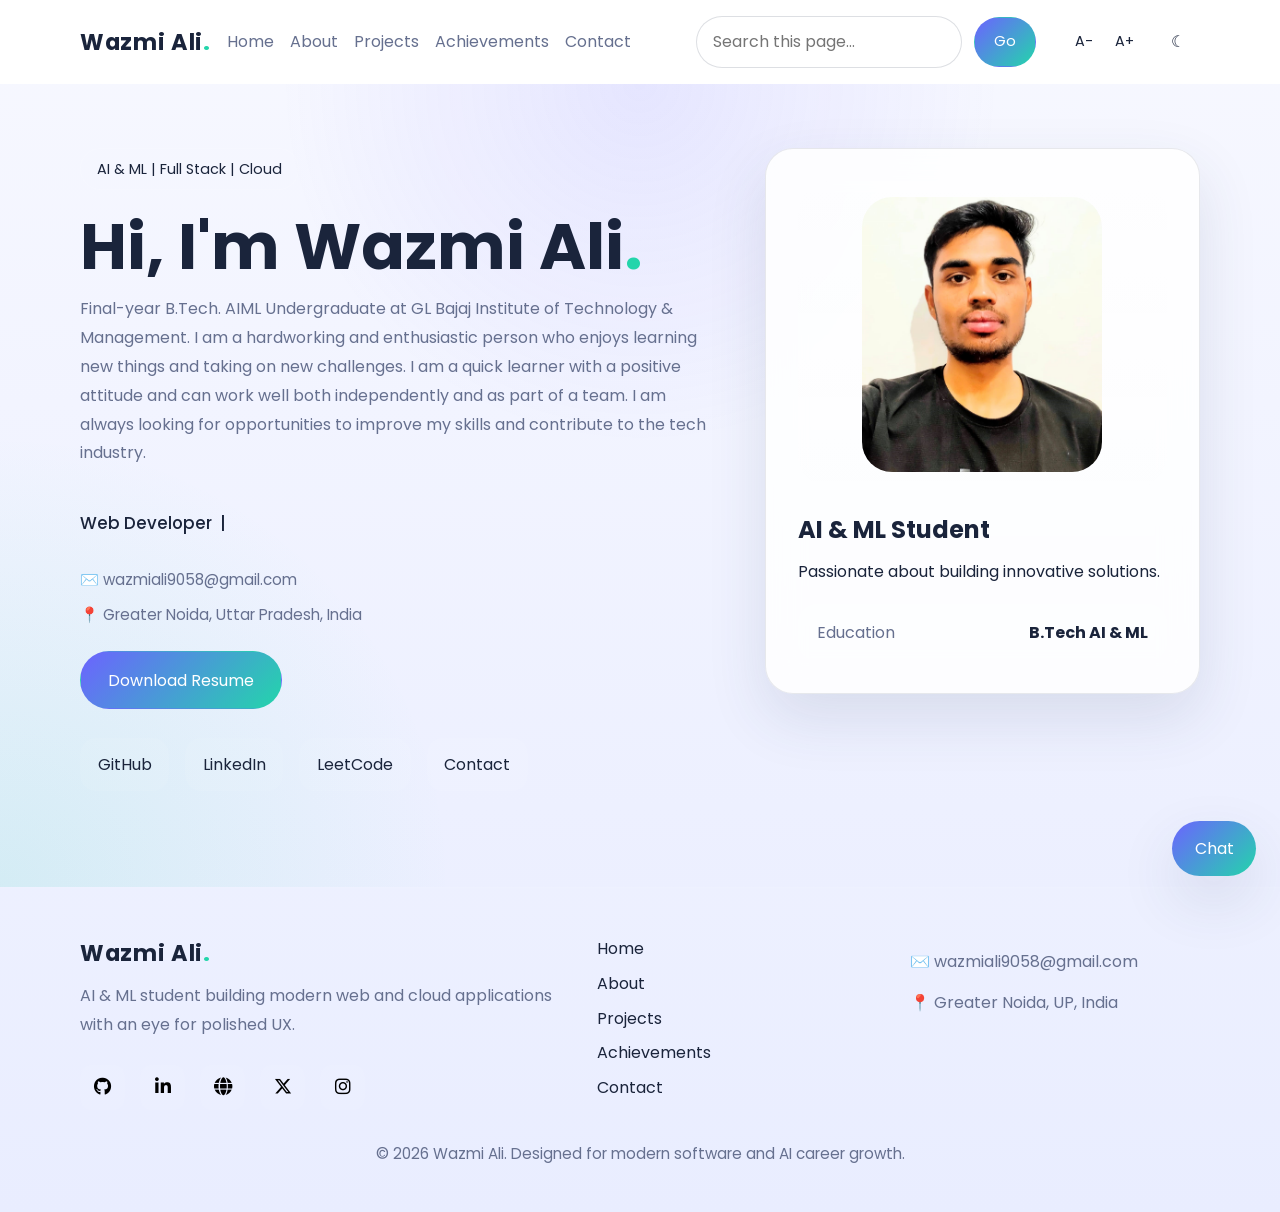
<file: index.html>
<!DOCTYPE html>
<html lang="en">

<head>
      <meta charset="UTF-8" />
      <meta name="viewport" content="width=device-width, initial-scale=1.0" />
      <title>Portfolio | Software Developer</title>
      <link rel="preconnect" href="https://fonts.googleapis.com" />
      <link rel="preconnect" href="https://fonts.gstatic.com" crossorigin />
      <link href="https://fonts.googleapis.com/css2?family=Poppins:wght@300;400;500;600;700&family=Roboto:wght@300;400;500;700&display=swap"
            rel="stylesheet" />

      <link rel="stylesheet" href="https://cdnjs.cloudflare.com/ajax/libs/font-awesome/6.5.2/css/all.min.css" />

      <link rel="stylesheet" href="style.css" />

</head>

<body>
      <div class="loader" id="loader">
            <div class="loader-ring"></div>
            <p>Loading</p>
      </div>

      <header class="topbar">
            <nav class="navbar container">
                  <a href="index.html" class="brand">Wazmi Ali<span>.</span></a>
                  <span class="page-title" id="pageTitle">Home</span>
                  <button class="nav-toggle" id="navToggle" aria-label="Toggle navigation" aria-controls="navMenu"
                        aria-expanded="false">
                        <span></span><span></span><span></span>
                  </button>
                  <div class="nav-menu" id="navMenu">
                        <button id="navClose" class="nav-close" aria-label="Close navigation">×</button>
                        <a href="index.html" class="nav-link active">Home</a>
                        <a href="about.html" class="nav-link">About</a>
                        <a href="projects.html" class="nav-link">Projects</a>
                        <a href="achievements.html" class="nav-link">Achievements</a>
                        <a href="contact.html" class="nav-link">Contact</a>
                  </div>
                  <form class="search-form" id="searchForm">
                        <input type="search" id="pageSearch" placeholder="Search this page..."
                              aria-label="Search this page" />
                        <button type="submit" class="btn btn-sm btn-primary">Go</button>
                  </form>
                  <div class="font-controls">
                        <button id="fontDecrease" aria-label="Decrease font size">A-</button>
                        <button id="fontIncrease" aria-label="Increase font size">A+</button>
                  </div>
                  <button class="theme-toggle" id="themeToggle" aria-label="Toggle dark mode">☾</button>
            </nav>

      </header>

      <main>
            <section class="hero-section" id="home">
                  <div class="hero-bg"></div>
                  <div class="container hero-grid">
                        <div class="hero-copy fade-up">
                              <span class="badge">AI & ML | Full Stack | Cloud</span>
                              <h1>Hi, I'm <strong>Wazmi Ali</strong><span class="accent">.</span></h1>
                              <p class="tagline">Final-year B.Tech. AIML Undergraduate at GL Bajaj Institute of Technology & Management. I am a hardworking and enthusiastic person who enjoys learning new things and taking on new challenges. I am a quick learner with a positive attitude and can work well both independently and as part of a team. I am always looking for opportunities to improve my skills and contribute to the tech industry.</p>
                              <div class="typing-line">
                                    <span id="typingText"></span><span class="cursor">|</span>
                              </div>
                              <div class="hero-contact">
                                    <!-- <span>📞 +91 9058XXXXXX</span> -->
                                    <a href="mailto:wazmiali9058@gmail.com">✉️ wazmiali9058@gmail.com</a>
                                    <span>📍 Greater Noida, Uttar Pradesh, India</span>
                              </div>

                                                                                                                  <!-- Resume Download option Button -->
                              
                              <div class="hero-actions">
                                    <a href="WazmiAliResume.pdf" download="WazmiAliResume.pdf"
                                          class="btn btn-primary">Download Resume</a>
                              </div>
                              
                              <div class="social-links">

                                    <a href="https://github.com/wazmiali" target="_blank" aria-label="GitHub"
                                          class="social-icon">GitHub</a>

                                    <a href="https://www.linkedin.com/in/wazmiali" target="_blank" aria-label="LinkedIn"
                                          class="social-icon">LinkedIn</a>

                                    <a href="https://leetcode.com/u/Wazmi/" target="_blank" aria-label="LeetCode"
                                          class="social-icon">LeetCode</a>

                                    <a href="contact.html" aria-label="Contact" class="social-icon">Contact</a>
                              </div>
                        </div>

                        <div class="hero-card fade-up delay-1">
                              <div class="profile-card glass-card">
                                    <div class="profile-frame">
                                          <img src="Image/Wazmi.jpg" alt="Profile photo" id="profilePhoto" />
                                    </div>
                                    <div class="profile-info">
                                          <h2>AI & ML Student</h2>
                                          <p>Passionate about building innovative solutions.</p>
                                          <div class="profile-meta">
                                                <span>Education</span><strong>B.Tech AI & ML</strong>
                                          </div>
                                    </div>
                              </div>
                        </div>
                  </div>
            </section>
      </main>

      <footer class="site-footer">
            <div class="container footer-grid">
                  <div class="footer-brand">
                        <a href="#home" class="brand">Wazmi Ali<span>.</span></a>
                        <p>AI & ML student building modern web and cloud applications with an eye for polished UX.</p>
                        <br>

                        <div class="social-icons">
                              <a href="https://github.com/wazmiali" target="_blank"><i class="fab fa-github"></i></a>
                              
                              <a href="https://www.linkedin.com/in/wazmiali/" target="_blank"><i class="fab fa-linkedin-in"></i></a>

                              <!-- Website Icon -->
                              <a href="https://wazmidev.vercel.app/" target="_blank" rel="noopener noreferrer">
                              <i class="fas fa-globe"></i>
                              </a>                           

                              <!-- X (Twitter) Icon -->
                              <a href="https://x.com/wazmiali" target="_blank" rel="noopener noreferrer">
                              <i class="fa-brands fa-x-twitter"></i>
                              </a>
                              
                              <a href="https://instagram.com/wazmiali" target="_blank"><i
                                          class="fab fa-instagram"></i></a>
                        </div>

                  </div>
                  <div class="footer-links">
                        <a href="index.html">Home</a>
                        <a href="about.html">About</a>
                        <a href="projects.html">Projects</a>
                        <a href="achievements.html">Achievements</a>
                        <a href="contact.html">Contact</a>
                  </div>
                  <div class="footer-contact">
                        <!-- <p>📞 +91 9058XXXXXX</p> -->
                        <p><a href="mailto:wazmiali9058@gmail.com">✉️ wazmiali9058@gmail.com</a></p>
                        <p>📍 Greater Noida, UP, India</p>
                  </div>
            </div>
            <p class="footer-copy">© 2026 Wazmi Ali. Designed for modern software and AI career growth.</p>
      </footer>

      <div class="chat-widget" id="chatWidget">
            <button class="chat-toggle" id="chatToggle">Chat</button>
            <div class="chat-panel" id="chatPanel">
                  <div class="chat-header">
                        <h3>Assistant</h3>
                        <button id="chatClose">×</button>
                  </div>
                  <div class="chat-body" id="chatBody">
                        <div class="chat-message bot">Hi! Ask me about the portfolio, skills, or projects.</div>
                  </div>
                  <div class="chat-input-row">
                        <input type="text" id="chatInput" placeholder="Ask a question..." />
                        <button id="chatSend">Send</button>
                  </div>
            </div>
      </div>

      <button class="scroll-top" id="scrollTop" aria-label="Scroll to top">↑</button>

      <div class="nav-overlay" id="navOverlay"></div>

      <script src="script.js"></script>
</body>

</html>
</file>
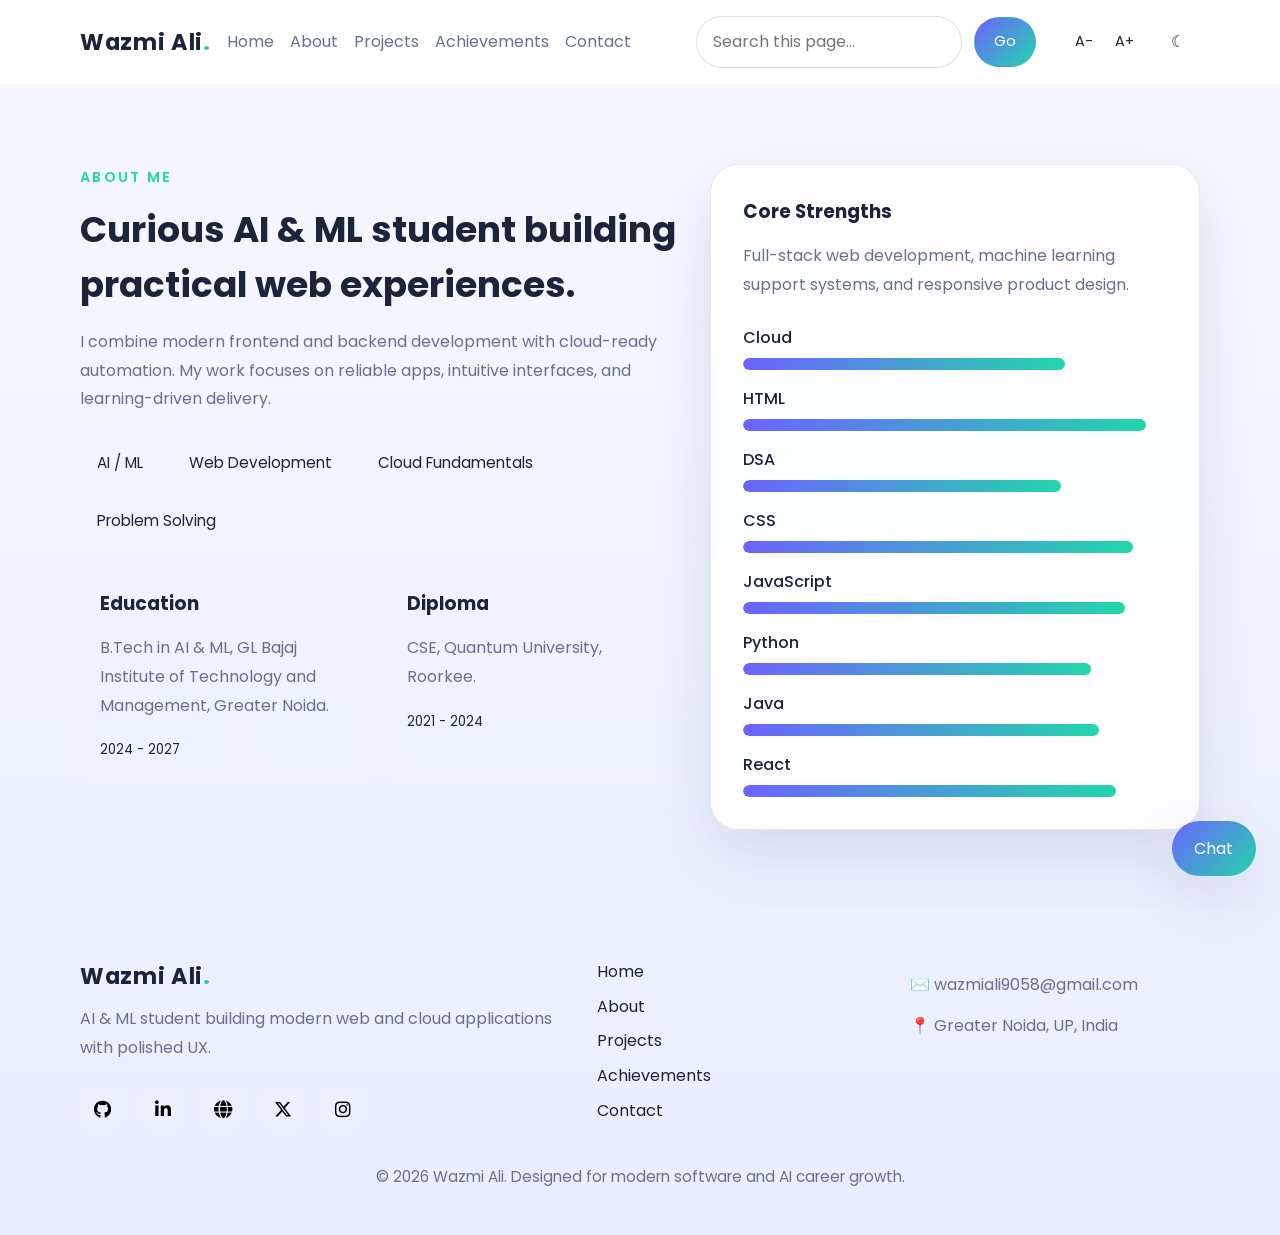
<file: about.html>
<!DOCTYPE html>
<html lang="en">

<head>
      <meta charset="UTF-8" />
      <meta name="viewport" content="width=device-width, initial-scale=1.0" />
      <title>About | Wazmi Ali</title>
      <link rel="preconnect" href="https://fonts.googleapis.com" />
      <link rel="preconnect" href="https://fonts.gstatic.com" crossorigin />
      <link href="https://fonts.googleapis.com/css2?family=Poppins:wght@300;400;500;600;700&family=Roboto:wght@300;400;500;700&display=swap"
            rel="stylesheet" />
      <link rel="stylesheet" href="https://cdnjs.cloudflare.com/ajax/libs/font-awesome/6.5.2/css/all.min.css" />
      <link rel="stylesheet" href="style.css" />
</head>

<body>
      <div class="loader" id="loader">
            <div class="loader-ring"></div>
            <p>Loading</p>
      </div>

      <header class="topbar">
            <nav class="navbar container">
                  <a href="index.html" class="brand">Wazmi Ali<span>.</span></a>
                  <span class="page-title" id="pageTitle">About</span>
                  <button class="nav-toggle" id="navToggle" aria-label="Toggle navigation" aria-controls="navMenu"
                        aria-expanded="false">
                        <span></span><span></span><span></span>
                  </button>
                  <div class="nav-menu" id="navMenu">
                        <button id="navClose" class="nav-close" aria-label="Close navigation">×</button>
                        <a href="index.html" class="nav-link">Home</a>
                        <a href="about.html" class="nav-link active">About</a>
                        <a href="projects.html" class="nav-link">Projects</a>
                        <a href="achievements.html" class="nav-link">Achievements</a>
                        <a href="contact.html" class="nav-link">Contact</a>
                  </div>
                  <form class="search-form" id="searchForm">
                        <input type="search" id="pageSearch" placeholder="Search this page..."
                              aria-label="Search this page" />
                        <button type="submit" class="btn btn-sm btn-primary">Go</button>
                  </form>
                  <div class="font-controls">
                        <button id="fontDecrease" aria-label="Decrease font size">A-</button>
                        <button id="fontIncrease" aria-label="Increase font size">A+</button>
                  </div>
                  <button class="theme-toggle" id="themeToggle" aria-label="Toggle dark mode">☾</button>
            </nav>

      </header>

      <main>
            <section class="section" id="about">
                  <div class="container section-grid">
                        <div class="section-intro fade-up">
                              <span class="section-tag">About Me</span>
                              <h2>Curious AI & ML student building practical web experiences.</h2>
                              <p>I combine modern frontend and backend development with cloud-ready automation. My work
                                    focuses on reliable apps, intuitive interfaces, and learning-driven delivery.</p>
                              <div class="about-badges">
                                    <span>AI / ML</span>
                                    <span>Web Development</span>
                                    <span>Cloud Fundamentals</span>
                                    <span>Problem Solving</span>
                              </div>
                              <div class="about-stats">
                                    <div>
                                          <h3>Education</h3>
                                          <p>B.Tech in AI & ML, GL Bajaj Institute of Technology and Management, Greater
                                                Noida.</p>
                                          <small>2024 - 2027</small>
                                    </div>
                                    <div>
                                          <h3>Diploma</h3>
                                          <p>CSE, Quantum University, Roorkee.</p>
                                          <small>2021 - 2024</small>
                                    </div>
                              </div>
                        </div>
                        <div class="skills-panel fade-up delay-1">
                              <div class="skill-block">
                                    <h3>Core Strengths</h3>
                                    <p>Full-stack web development, machine learning support systems, and responsive
                                          product design.</p>
                              </div>
                              <div class="skill-chart">

                                    <div class="skill-item">
                                          <span>Cloud</span>
                                          <div class="progress">
                                                <div style="--width: 76%"></div>
                                          </div>
                                    </div>

                                    <div class="skill-item">
                                          <span>HTML</span>
                                          <div class="progress">
                                                <div style="--width: 95%"></div>
                                          </div>
                                    </div>
                                    <div class="skill-item">
                                          <span>DSA</span>
                                          <div class="progress">
                                                <div style="--width: 75%"></div>
                                          </div>
                                    </div>
                                    <div class="skill-item">
                                          <span>CSS</span>
                                          <div class="progress">
                                                <div style="--width: 92%"></div>
                                          </div>
                                    </div>
                                    <div class="skill-item">
                                          <span>JavaScript</span>
                                          <div class="progress">
                                                <div style="--width: 90%"></div>
                                          </div>
                                    </div>
                                    <div class="skill-item">
                                          <span>Python</span>
                                          <div class="progress">
                                                <div style="--width: 82%"></div>
                                          </div>
                                    </div>
                                    <div class="skill-item">
                                          <span>Java</span>
                                          <div class="progress">
                                                <div style="--width: 84%"></div>
                                          </div>
                                    </div>
                                    <div class="skill-item">
                                          <span>React</span>
                                          <div class="progress">
                                                <div style="--width: 88%"></div>
                                          </div>
                                    </div>
                              </div>
                        </div>
                  </div>
            </section>
      </main>

      <footer class="site-footer">
            <div class="container footer-grid">
                  <div class="footer-brand">
                        <a href="index.html" class="brand">Wazmi Ali<span>.</span></a>
                        <p>AI & ML student building modern web and cloud applications with polished UX.</p>

                        <br>

                        <div class="social-icons">
                              <a href="https://github.com/wazmiali" target="_blank"><i class="fab fa-github"></i></a>
                              
                              <a href="https://www.linkedin.com/in/wazmiali/" target="_blank"><i class="fab fa-linkedin-in"></i></a>
                               <!-- Website Icon -->
                              <a href="https://wazmidev.vercel.app/" target="_blank" rel="noopener noreferrer">
                              <i class="fas fa-globe"></i>
                              </a>                           

                              <!-- X (Twitter) Icon -->
                              <a href="https://x.com/wazmiali" target="_blank" rel="noopener noreferrer">
                              <i class="fa-brands fa-x-twitter"></i>
                              </a>
                              
                              <a href="https://instagram.com/wazmiali" target="_blank"><i
                                          class="fab fa-instagram"></i></a>
                        </div>
                  </div>
                  <div class="footer-links">
                        <a href="index.html">Home</a>
                        <a href="about.html">About</a>
                        <a href="projects.html">Projects</a>
                        <a href="achievements.html">Achievements</a>
                        <a href="contact.html">Contact</a>
                  </div>
                  <div class="footer-contact">
                        <!-- <p>📞 +91 9058XXXXXX</p> -->
                        <p><a href="mailto:wazmiali9058@gmail.com">✉️ wazmiali9058@gmail.com</a></p>
                        <p>📍 Greater Noida, UP, India</p>
                  </div>
            </div>
            <p class="footer-copy">© 2026 Wazmi Ali. Designed for modern software and AI career growth.</p>
      </footer>

      <div class="chat-widget" id="chatWidget">
            <button class="chat-toggle" id="chatToggle">Chat</button>
            <div class="chat-panel" id="chatPanel">
                  <div class="chat-header">
                        <h3>Assistant</h3>
                        <button id="chatClose">×</button>
                  </div>
                  <div class="chat-body" id="chatBody">
                        <div class="chat-message bot">Hi! Ask me about the portfolio, skills, or projects.</div>
                  </div>
                  <div class="chat-input-row">
                        <input type="text" id="chatInput" placeholder="Ask a question..." />
                        <button id="chatSend">Send</button>
                  </div>
            </div>
      </div>

      <button class="scroll-top" id="scrollTop" aria-label="Scroll to top">↑</button>

      <div class="nav-overlay" id="navOverlay"></div>

      <script src="script.js"></script>
</body>

</html>
</file>
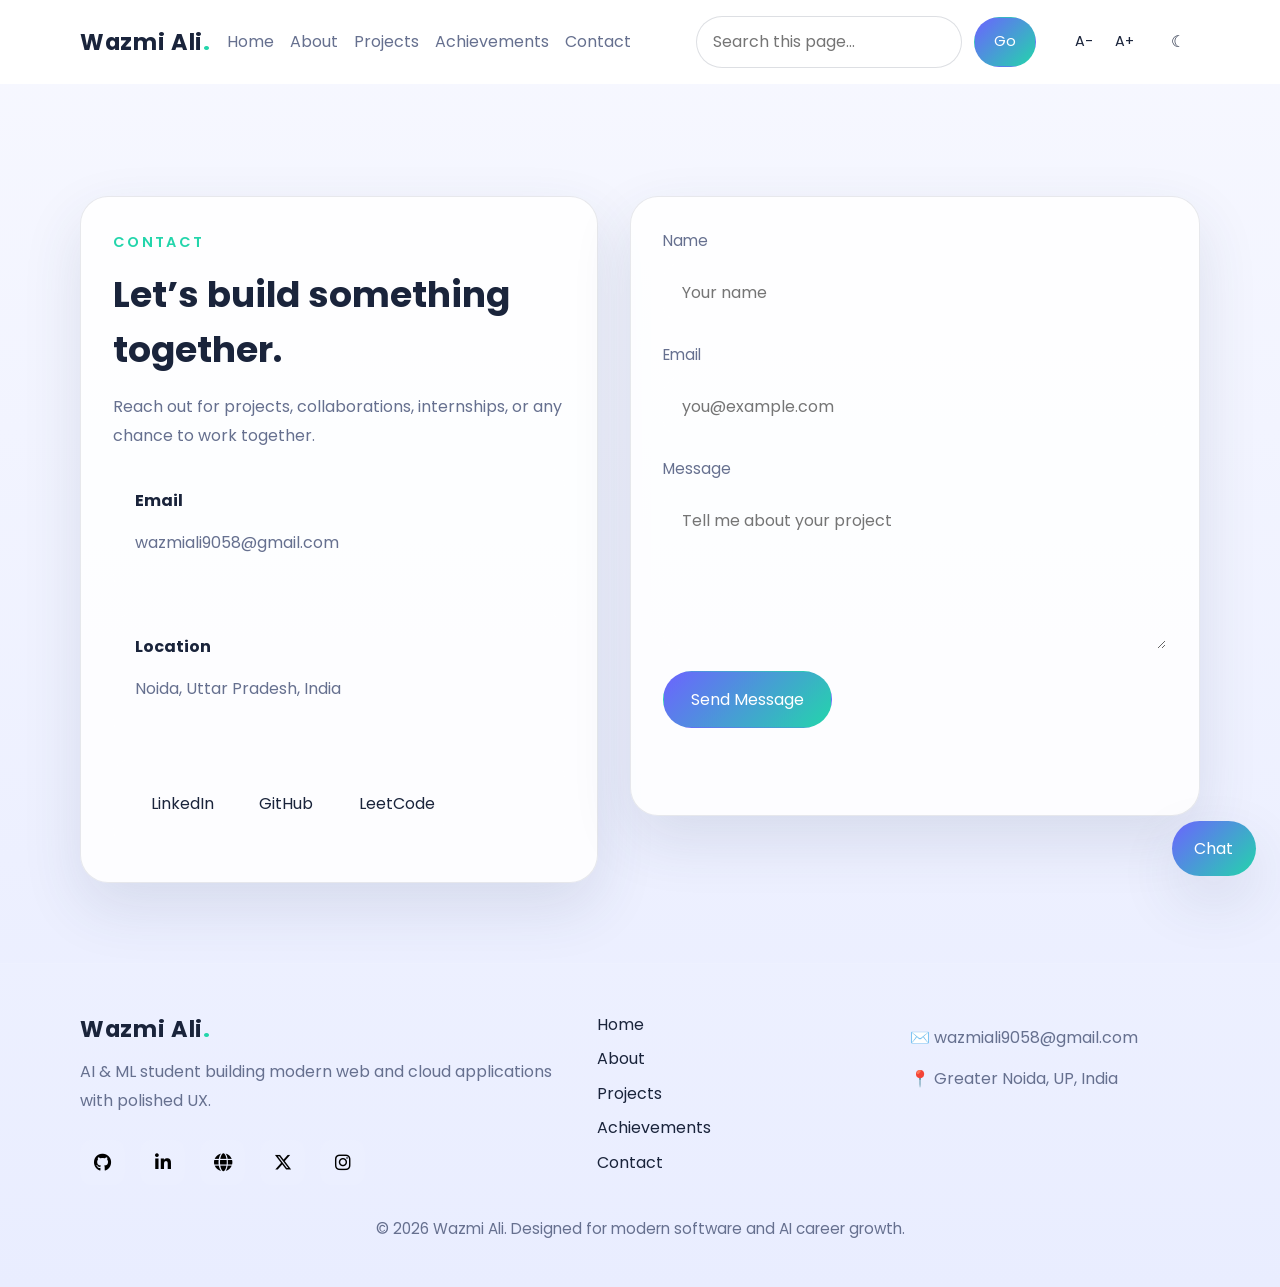
<file: contact.html>
<!DOCTYPE html>
<html lang="en">

<head>
      <meta charset="UTF-8" />
      <meta name="viewport" content="width=device-width, initial-scale=1.0" />
      <title>Contact | Wazmi Ali</title>
      <link rel="preconnect" href="https://fonts.googleapis.com" />
      <link rel="preconnect" href="https://fonts.gstatic.com" crossorigin />
      <link href="https://fonts.googleapis.com/css2?family=Poppins:wght@300;400;500;600;700&family=Roboto:wght@300;400;500;700&display=swap"
            rel="stylesheet" />

      <link rel="stylesheet" href="https://cdnjs.cloudflare.com/ajax/libs/font-awesome/6.5.2/css/all.min.css" />
      <link rel="stylesheet" href="style.css" />
</head>

<body>
      <div class="loader" id="loader">
            <div class="loader-ring"></div>
            <p>Loading</p>
      </div>

      <header class="topbar">
            <nav class="navbar container">
                  <a href="index.html" class="brand">Wazmi Ali<span>.</span></a>
                  <span class="page-title" id="pageTitle">Contact</span>
                  <button class="nav-toggle" id="navToggle" aria-label="Toggle navigation" aria-controls="navMenu"
                        aria-expanded="false">
                        <span></span><span></span><span></span>
                  </button>
                  <div class="nav-menu" id="navMenu">
                        <button id="navClose" class="nav-close" aria-label="Close navigation">×</button>
                        <a href="index.html" class="nav-link">Home</a>
                        <a href="about.html" class="nav-link">About</a>
                        <a href="projects.html" class="nav-link">Projects</a>
                        <a href="achievements.html" class="nav-link">Achievements</a>
                        <a href="contact.html" class="nav-link active">Contact</a>
                  </div>
                  <form class="search-form" id="searchForm">
                        <input type="search" id="pageSearch" placeholder="Search this page..."
                              aria-label="Search this page" />
                        <button type="submit" class="btn btn-sm btn-primary">Go</button>
                  </form>
                  <div class="font-controls">
                        <button id="fontDecrease" aria-label="Decrease font size">A-</button>
                        <button id="fontIncrease" aria-label="Increase font size">A+</button>
                  </div>
                  <button class="theme-toggle" id="themeToggle" aria-label="Toggle dark mode">☾</button>
            </nav>

      </header>

      <main>
            <section class="section" id="contact">
                  <div class="container contact-grid">
                        <div class="contact-info fade-up">
                              <span class="section-tag">Contact</span>
                              <h2>Let’s build something together.</h2>
                              <p>Reach out for projects, collaborations, internships, or any chance to work together.
                              </p>
                              <div class="info-card">
                                    <strong>Email</strong>
                                    <p><a href="mailto:wazmiali9058@gmail.com">wazmiali9058@gmail.com</a></p>
                              </div>
                              <!-- <div class="info-card">
                                    <strong>Phone</strong>
                                    <p>+91 9058XXXXXX</p>
                              </div> -->
                              <div class="info-card">
                                    <strong>Location</strong>
                                    <p>Noida, Uttar Pradesh, India</p>
                              </div>
                              <div class="info-card contact-links">
                                    <a href="https://www.linkedin.com/in/wazmiali" target="_blank">LinkedIn</a>
                                    <a href="https://github.com/wazmiali" target="_blank">GitHub</a>
                                    <a href="https://leetcode.com/u/Wazmi/" target="_blank">LeetCode</a>
                              </div>
                        </div>
                        <form class="contact-form fade-up delay-1" id="contactForm">
                              <div class="form-row">
                                    <label>Name</label>
                                    <input type="text" id="fullName" placeholder="Your name" required />
                              </div>
                              <div class="form-row">
                                    <label>Email</label>
                                    <input type="email" id="email" placeholder="you@example.com" required />
                              </div>
                              <div class="form-row">
                                    <label>Message</label>
                                    <textarea id="message" rows="5" placeholder="Tell me about your project"
                                          required></textarea>
                              </div>
                              <button type="submit" class="btn btn-primary">Send Message</button>
                              <p class="form-result" id="formResult"></p>
                        </form>
                  </div>
            </section>
      </main>

      <footer class="site-footer">
            <div class="container footer-grid">
                  <div class="footer-brand">
                        <a href="index.html" class="brand">Wazmi Ali<span>.</span></a>
                        <p>AI & ML student building modern web and cloud applications with polished UX.</p>

                        <br>

                        <div class="social-icons">
                              <a href="https://github.com/wazmiali" target="_blank"><i class="fab fa-github"></i></a>
                              <a href="https://www.linkedin.com/in/wazmiali/" target="_blank"><i class="fab fa-linkedin-in"></i></a>
                              
                               <!-- Website Icon -->
                              <a href="https://wazmidev.vercel.app/" target="_blank" rel="noopener noreferrer">
                              <i class="fas fa-globe"></i>
                              </a>                           

                              <!-- X (Twitter) Icon -->
                              <a href="https://x.com/wazmiali" target="_blank" rel="noopener noreferrer">
                              <i class="fa-brands fa-x-twitter"></i>
                              </a>
                              
                              <a href="https://instagram.com/wazmiali" target="_blank"><i
                                          class="fab fa-instagram"></i></a>
                        </div>
                  </div>
                  <div class="footer-links">
                        <a href="index.html">Home</a>
                        <a href="about.html">About</a>
                        <a href="projects.html">Projects</a>
                        <a href="achievements.html">Achievements</a>
                        <a href="contact.html">Contact</a>
                  </div>
                  <div class="footer-contact">
                        <!-- <p>📞 +91 9058XXXXXX</p> -->
                        <p><a href="mailto:wazmiali9058@gmail.com">✉️ wazmiali9058@gmail.com</a></p>
                        <p>📍 Greater Noida, UP, India</p>
                  </div>
            </div>
            <p class="footer-copy">© 2026 Wazmi Ali. Designed for modern software and AI career growth.</p>
      </footer>

      <div class="chat-widget" id="chatWidget">
            <button class="chat-toggle" id="chatToggle">Chat</button>
            <div class="chat-panel" id="chatPanel">
                  <div class="chat-header">
                        <h3>Assistant</h3>
                        <button id="chatClose">×</button>
                  </div>
                  <div class="chat-body" id="chatBody">
                        <div class="chat-message bot">Hi! Ask me about the portfolio, skills, or projects.</div>
                  </div>
                  <div class="chat-input-row">
                        <input type="text" id="chatInput" placeholder="Ask a question..." />
                        <button id="chatSend">Send</button>
                  </div>
            </div>
      </div>

      <button class="scroll-top" id="scrollTop" aria-label="Scroll to top">↑</button>

      <div class="nav-overlay" id="navOverlay"></div>

      <script src="script.js"></script>
</body>

</html>
</file>
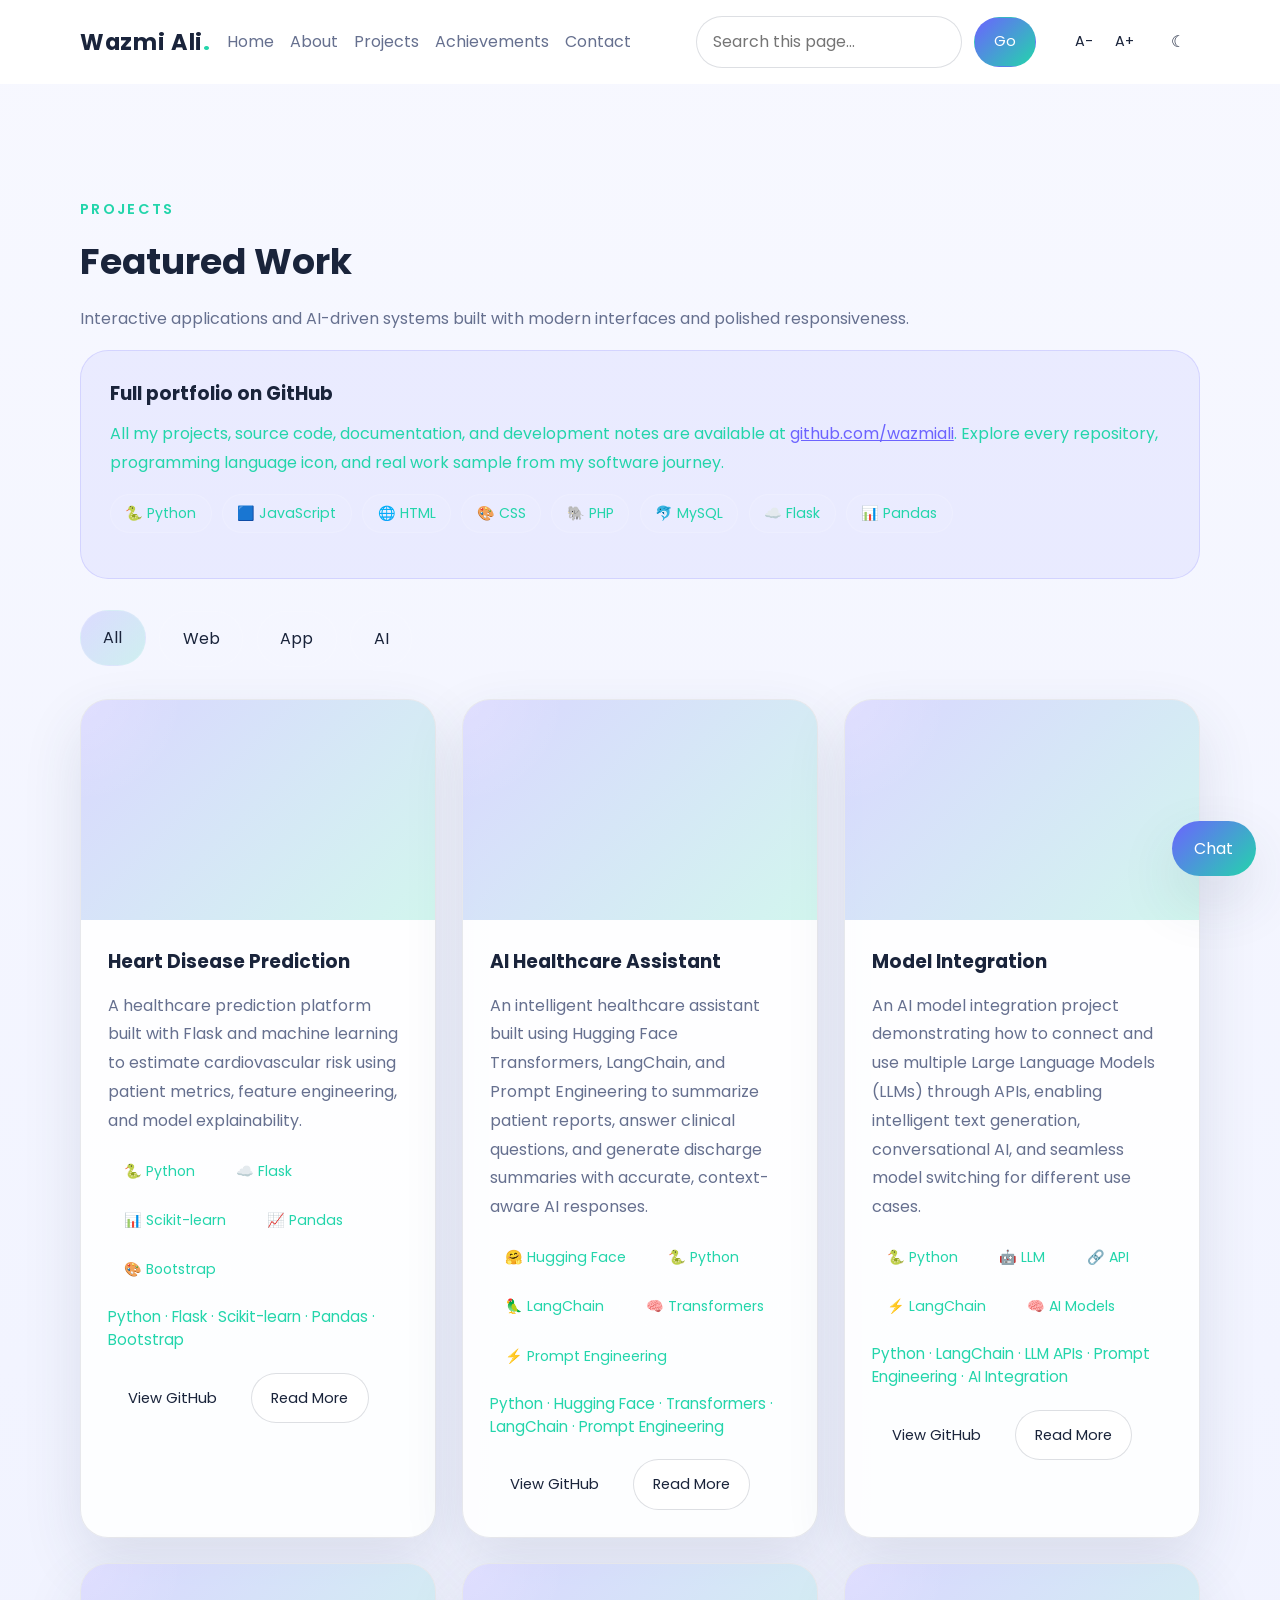
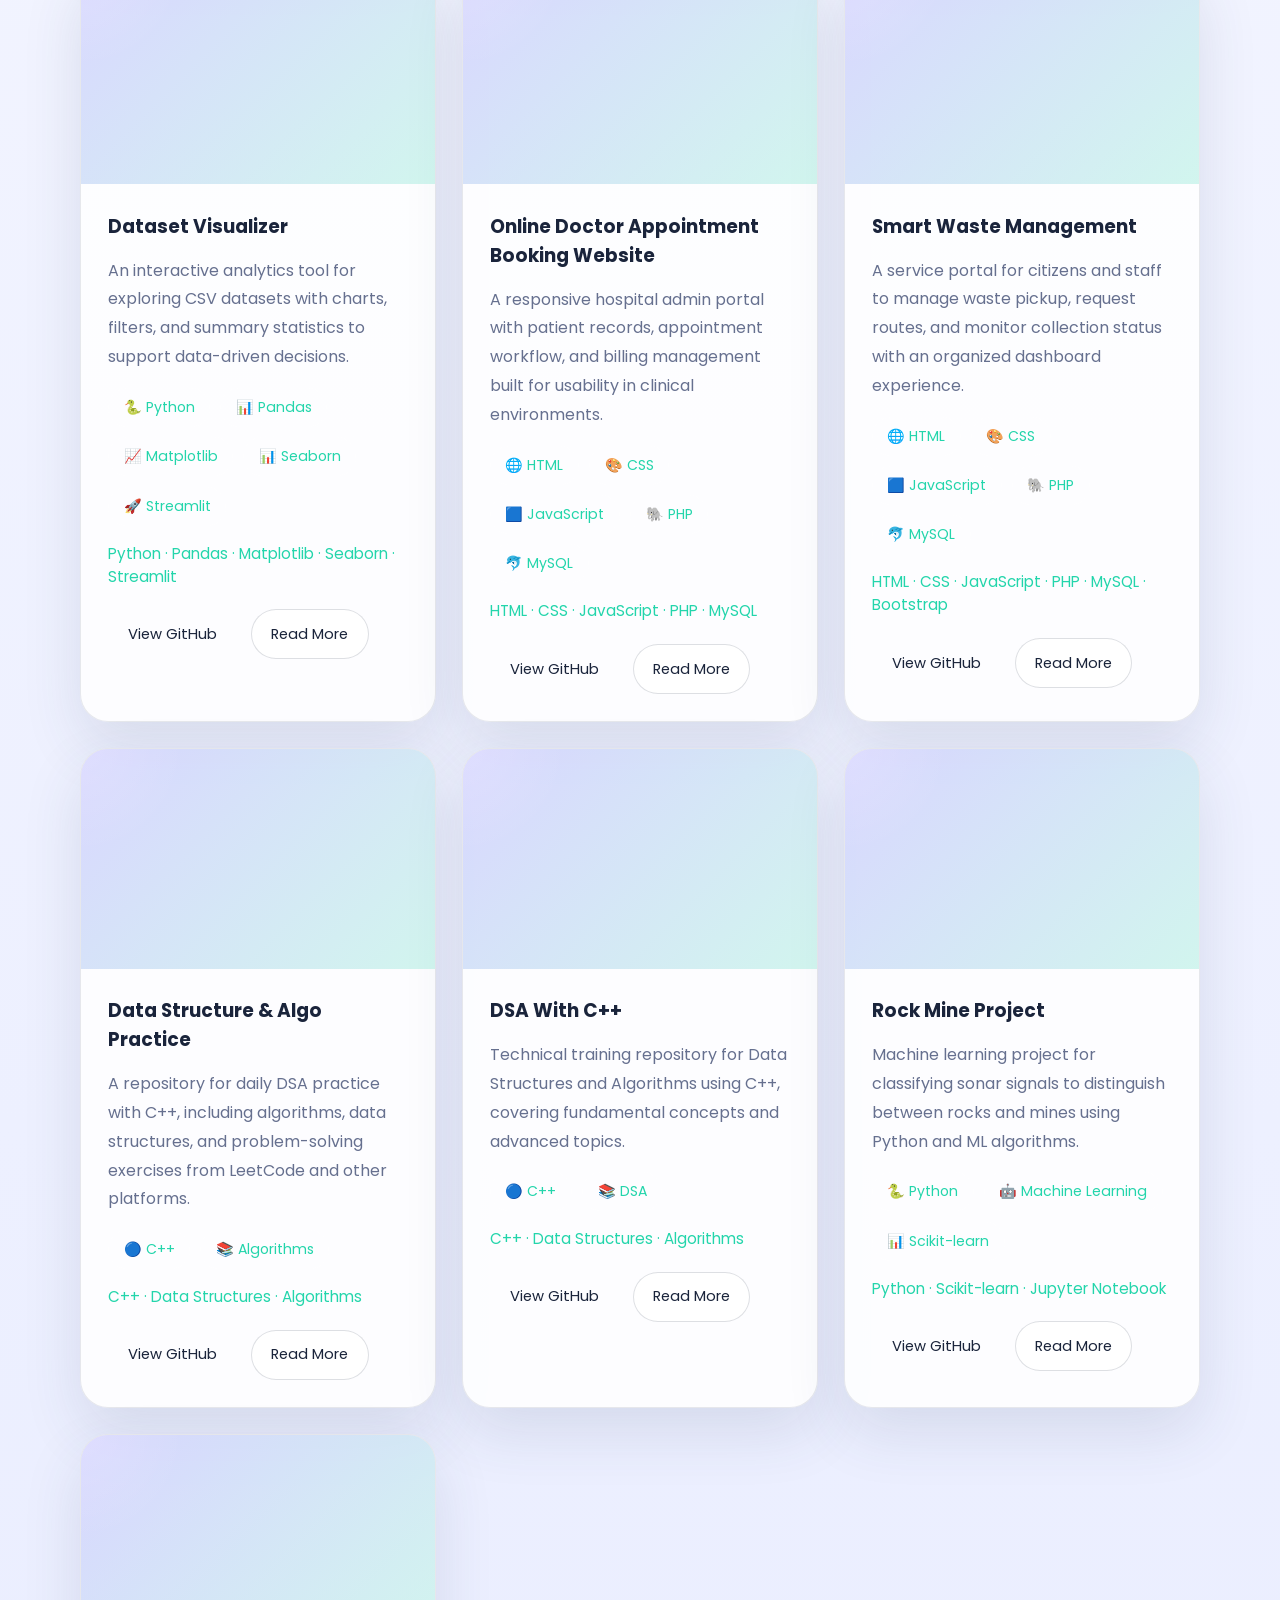
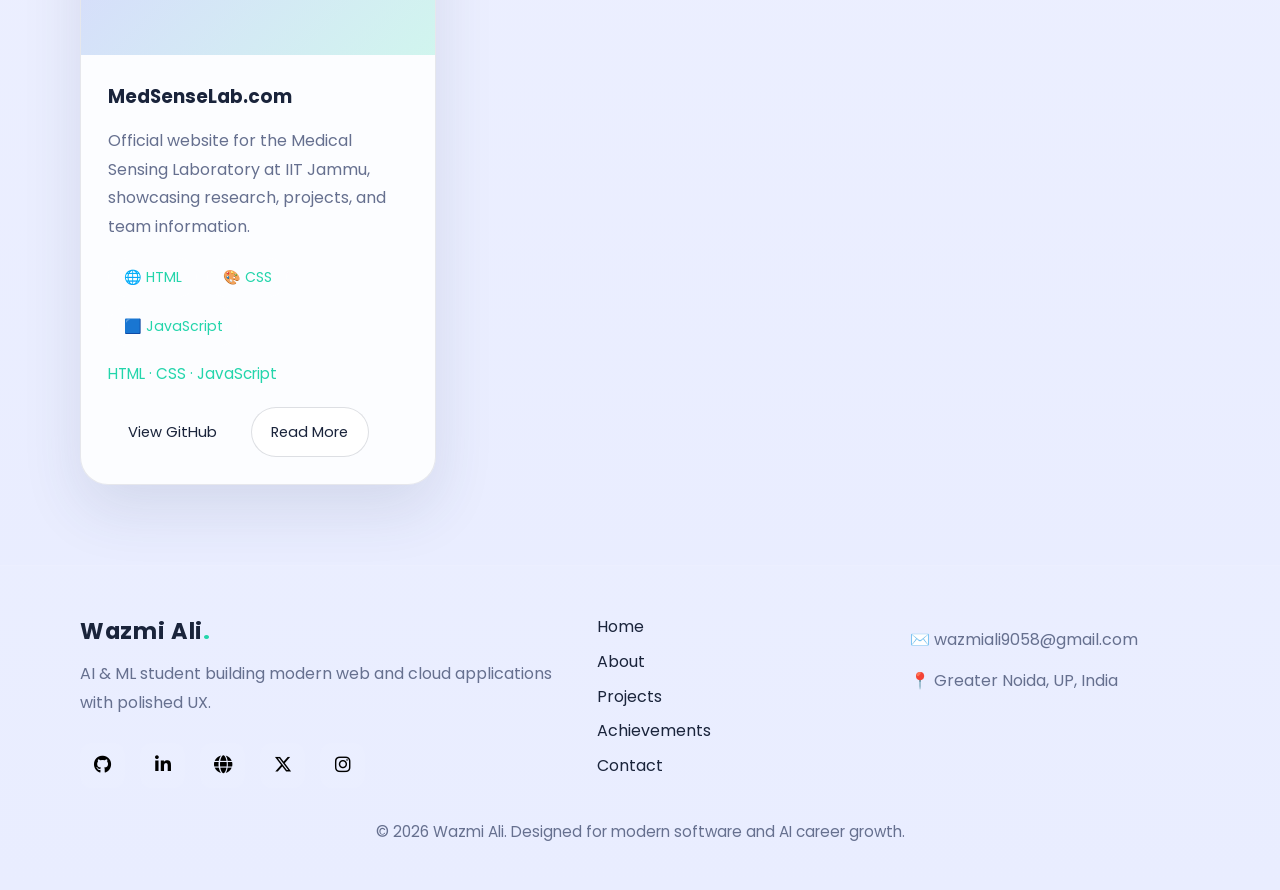
<file: projects.html>
<!DOCTYPE html>
<html lang="en">

<head>
      <meta charset="UTF-8" />
      <meta name="viewport" content="width=device-width, initial-scale=1.0" />
      <title>Projects | Wazmi Ali</title>
      <link rel="preconnect" href="https://fonts.googleapis.com" />
      <link rel="preconnect" href="https://fonts.gstatic.com" crossorigin />
      <link href="https://fonts.googleapis.com/css2?family=Poppins:wght@300;400;500;600;700&family=Roboto:wght@300;400;500;700&display=swap"
            rel="stylesheet" />
      <link rel="stylesheet" href="https://cdnjs.cloudflare.com/ajax/libs/font-awesome/6.5.2/css/all.min.css" />
      <link rel="stylesheet" href="style.css" />
</head>

<body>
      <div class="loader" id="loader">
            <div class="loader-ring"></div>
            <p>Loading......</p>
      </div>

      <header class="topbar">
            <nav class="navbar container">
                  <a href="index.html" class="brand">Wazmi Ali<span>.</span></a>
                  <span class="page-title" id="pageTitle">Projects</span>
                  <button class="nav-toggle" id="navToggle" aria-label="Toggle navigation" aria-controls="navMenu"
                        aria-expanded="false">
                        <span></span><span></span><span></span>
                  </button>
                  <div class="nav-menu" id="navMenu">
                        <button id="navClose" class="nav-close" aria-label="Close navigation">×</button>
                        <a href="index.html" class="nav-link">Home</a>
                        <a href="about.html" class="nav-link">About</a>
                        <a href="projects.html" class="nav-link active">Projects</a>
                        <a href="achievements.html" class="nav-link">Achievements</a>
                        <a href="contact.html" class="nav-link">Contact</a>
                  </div>
                  <form class="search-form" id="searchForm">
                        <input type="search" id="pageSearch" placeholder="Search this page..."
                              aria-label="Search this page" />
                        <button type="submit" class="btn btn-sm btn-primary">Go</button>
                  </form>
                  <div class="font-controls">
                        <button id="fontDecrease" aria-label="Decrease font size">A-</button>
                        <button id="fontIncrease" aria-label="Increase font size">A+</button>
                  </div>
                  <button class="theme-toggle" id="themeToggle" aria-label="Toggle dark mode">☾</button>
            </nav>
      </header>

      <main>
            <section class="section section-alt" id="projects">
                  <div class="container">
                        <div class="section-header fade-up">
                              <span class="section-tag">Projects</span>
                              <h2>Featured Work</h2>
                              <p>Interactive applications and AI-driven systems built with modern interfaces and
                                    polished responsiveness.</p>
                        </div>
                        <div class="github-work-card fade-up delay-1">
                              <div class="github-work-copy">
                                    <h3>Full portfolio on GitHub</h3>
                                    <p>All my projects, source code, documentation, and development notes are available
                                          at
                                          <a href="https://github.com/wazmiali" target="_blank"
                                                rel="noreferrer">github.com/wazmiali</a>.
                                          Explore every repository, programming language icon, and real work sample from
                                          my software journey.
                                    </p>
                                    <div class="lang-badges">
                                          <span>🐍 Python</span>
                                          <span>🟦 JavaScript</span>
                                          <span>🌐 HTML</span>
                                          <span>🎨 CSS</span>
                                          <span>🐘 PHP</span>
                                          <span>🐬 MySQL</span>
                                          <span>☁️ Flask</span>
                                          <span>📊 Pandas</span>
                                    </div>
                              </div>
                        </div>
                        <div class="project-filter fade-up delay-1" id="projectFilter">
                              <button class="filter-btn active" data-filter="all">All</button>
                              <button class="filter-btn" data-filter="web">Web</button>
                              <button class="filter-btn" data-filter="app">App</button>
                              <button class="filter-btn" data-filter="ai">AI</button>
                        </div>

                        <div class="project-grid" id="projectGrid">
                              <article class="project-card" data-category="ai">
                                    <div class="project-thumb"></div>
                                    <div class="project-body">
                                          <h3>Heart Disease Prediction</h3>
                                          <p>A healthcare prediction platform built with Flask and machine learning to
                                                estimate cardiovascular risk using patient metrics, feature engineering,
                                                and model explainability.</p>
                                          <div class="project-tech-icons">
                                                <span>🐍 Python</span>
                                                <span>☁️ Flask</span>
                                                <span>📊 Scikit-learn</span>
                                                <span>📈 Pandas</span>
                                                <span>🎨 Bootstrap</span>
                                          </div>
                                          <div class="tech-stack">Python · Flask · Scikit-learn · Pandas · Bootstrap
                                          </div>
                                          <div class="project-actions">
                                                <a href="https://github.com/wazmiali/Heart-Disease-Detection-System"
                                                      target="_blank" class="btn btn-sm">View GitHub</a>
                                                <button class="read-more-btn btn btn-sm btn-outline">Read More</button>
                                          </div>
                                          <div class="project-more" style="display: none;">
                                                <p><strong>🫀 Heart Disease Detection System</strong><br>
                                                      This project aims to predict the likelihood of heart disease using
                                                      machine learning techniques. The system processes medical data
                                                      such as age, gender, smoking habits, blood pressure, cholesterol
                                                      levels, and other clinical parameters to generate a risk
                                                      prediction. It provides a user-friendly interface where users can
                                                      input health details and instantly get a prediction result.</p>

                                                <p><strong>🚀 Features</strong><br>
                                                      Machine learning model trained on real medical dataset<br>
                                                      Preprocessing using data scaling and normalization<br>
                                                      Heart disease prediction with high accuracy<br>
                                                      Web-based UI form for entering patient data<br>
                                                      Flask backend for model inference<br>
                                                      Display of prediction results with clear medical interpretation
                                                </p>

                                                <p><strong>🧠 Technologies Used</strong><br>
                                                      Python<br>
                                                      Flask<br>
                                                      Scikit-learn<br>
                                                      NumPy & Pandas<br>
                                                      HTML / CSS / Bootstrap (Front-end)<br>
                                                      Pickle (Model serialization)</p>

                                                <p><strong>📂 Project Structure</strong><br>
                                                      📁 heart-disease-detection/<br>
                                                      │── app.py<br>
                                                      │── rf_classifier.pkl<br>
                                                      │── scaler.pkl<br>
                                                      │── templates/<br>
                                                      │ ├── index.html<br>
                                                      │ ├── result.html<br>
                                                      │── static/<br>
                                                      │ ├── styles.css<br>
                                                      │── requirements.txt<br>
                                                      │── README.md<br>
                                                      │── dataset.csv</p>

                                                <p><strong>🔧 How It Works</strong><br>
                                                      User enters medical parameters in the form<br>
                                                      Data is preprocessed using a saved scaler<br>
                                                      Trained model predicts heart disease risk<br>
                                                      Result is displayed in a readable format</p>

                                                <p><strong>📊 Model</strong><br>
                                                      The model uses supervised machine learning techniques such as:<br>
                                                      Random Forest Classifier<br>
                                                      Logistic Regression (optional)<br>
                                                      Train/test split evaluation</p>

                                                <p><strong>💡 Use Cases</strong><br>
                                                      Preventive healthcare<br>
                                                      Risk assessment for cardiovascular patients<br>
                                                      Medical research & decision support</p>

                                                <p><strong>📌 Future Enhancements</strong><br>
                                                      Add data visualization dashboard<br>
                                                      Deploy on cloud (Heroku / Render / AWS)<br>
                                                      Add mobile app interface<br>
                                                      Improve accuracy with deep learning</p>
                                          </div>
                                    </div>
                              </article>


                              <article class="project-card" data-category="ai">
                                    <div class="project-thumb"></div>

                                    <div class="project-body">
                                          <h3>AI Healthcare Assistant</h3>

                                          <p>An intelligent healthcare assistant built using Hugging Face Transformers,
                                                LangChain, and Prompt Engineering to summarize patient reports, answer
                                                clinical questions, and generate discharge summaries with accurate,
                                                context-aware AI responses.</p>

                                          <div class="project-tech-icons">
                                                <span>🤗 Hugging Face</span>
                                                <span>🐍 Python</span>
                                                <span>🦜 LangChain</span>
                                                <span>🧠 Transformers</span>
                                                <span>⚡ Prompt Engineering</span>
                                          </div>

                                          <div class="tech-stack">
                                                Python · Hugging Face · Transformers · LangChain · Prompt Engineering
                                          </div>

                                          <div class="project-actions">
                                                <a href="https://github.com/wazmiali/AI-Healthcare-Assistant-using-Hugging-Face-Prompt-Engineering"
                                                      target="_blank" class="btn btn-sm">
                                                      View GitHub
                                                </a>

                                                <button class="read-more-btn btn btn-sm btn-outline">
                                                      Read More
                                                </button>
                                          </div>

                                          <div class="project-more" style="display: none;">

                                                <p>
                                                      <strong>🏥 AI Healthcare Assistant</strong><br>
                                                      This project is an AI-powered healthcare assistant designed to
                                                      help
                                                      doctors and healthcare professionals efficiently analyze medical
                                                      information. Built using Hugging Face Transformers and Prompt
                                                      Engineering, it can summarize patient reports, answer clinical
                                                      questions, and generate discharge summaries. The assistant
                                                      delivers
                                                      consistent, context-aware responses while reducing the time
                                                      required
                                                      for reviewing medical documents.
                                                </p>

                                                <p>
                                                      <strong>🚀 Features</strong><br>
                                                      Patient report summarization<br>
                                                      Clinical question answering<br>
                                                      AI-generated discharge summaries<br>
                                                      Prompt engineering for accurate responses<br>
                                                      Context-aware medical conversations<br>
                                                      Interactive command-line interface
                                                </p>

                                                <p>
                                                      <strong>🧠 Technologies Used</strong><br>
                                                      Python<br>
                                                      Hugging Face Transformers<br>
                                                      LangChain<br>
                                                      Prompt Engineering<br>
                                                      PyTorch<br>
                                                      Sentence Transformers<br>
                                                      dotenv
                                                </p>

                                                <p>
                                                      <strong>📂 Project Structure</strong><br>
                                                      📁 AI-Healthcare-Assistant/<br>
                                                      │── app.py<br>
                                                      │── healthcare_assistant.py<br>
                                                      │── prompts.py<br>
                                                      │── requirements.txt<br>
                                                      │── .env.example<br>
                                                      │── README.md<br>
                                                      │── data/<br>
                                                      │── models/
                                                </p>

                                                <p>
                                                      <strong>🔧 How It Works</strong><br>
                                                      User enters a healthcare-related query<br>
                                                      Prompt is optimized using prompt engineering techniques<br>
                                                      Hugging Face language model processes the request<br>
                                                      LangChain manages the AI workflow and context<br>
                                                      Assistant generates an accurate and structured medical response
                                                </p>

                                                <p>
                                                      <strong>📊 AI Capabilities</strong><br>
                                                      Medical text summarization<br>
                                                      Clinical question answering<br>
                                                      Discharge summary generation<br>
                                                      Context-aware response generation<br>
                                                      Natural Language Processing (NLP)
                                                </p>

                                                <p>
                                                      <strong>💡 Use Cases</strong><br>
                                                      Hospital AI assistants<br>
                                                      Clinical decision support<br>
                                                      Medical education and training<br>
                                                      Patient report analysis<br>
                                                      Healthcare workflow automation
                                                </p>

                                                <p>
                                                      <strong>📌 Future Enhancements</strong><br>
                                                      Add Streamlit web interface<br>
                                                      Voice-based interaction (Speech-to-Text & Text-to-Speech)<br>
                                                      PDF medical report upload and analysis<br>
                                                      RAG with medical knowledge base<br>
                                                      Multi-language support<br>
                                                      Deploy on Hugging Face Spaces or Render
                                                </p>

                                          </div>
                                    </div>
                              </article>


                              <article class="project-card" data-category="ai">
                                    <div class="project-thumb"></div>

                                    <div class="project-body">
                                          <h3>Model Integration</h3>

                                          <p>An AI model integration project demonstrating how to connect and use
                                                multiple Large Language Models (LLMs) through APIs, enabling
                                                intelligent text generation, conversational AI, and seamless model
                                                switching for different use cases.</p>

                                          <div class="project-tech-icons">
                                                <span>🐍 Python</span>
                                                <span>🤖 LLM</span>
                                                <span>🔗 API</span>
                                                <span>⚡ LangChain</span>
                                                <span>🧠 AI Models</span>
                                          </div>

                                          <div class="tech-stack">
                                                Python · LangChain · LLM APIs · Prompt Engineering · AI Integration
                                          </div>

                                          <div class="project-actions">
                                                <a href="https://github.com/wazmiali/Model-Integration" target="_blank"
                                                      class="btn btn-sm">
                                                      View GitHub
                                                </a>

                                                <button class="read-more-btn btn btn-sm btn-outline">
                                                      Read More
                                                </button>
                                          </div>

                                          <div class="project-more" style="display: none;">

                                                <p>
                                                      <strong>🤖 Model Integration</strong><br>
                                                      This project demonstrates the integration of multiple AI language
                                                      models into a single Python application. It provides a unified
                                                      interface for interacting with different LLM providers, making it
                                                      easy to compare responses, experiment with prompt engineering,
                                                      and build intelligent AI-powered applications.
                                                </p>

                                                <p>
                                                      <strong>🚀 Features</strong><br>
                                                      Integration of multiple AI language models<br>
                                                      Prompt-based text generation<br>
                                                      Unified API interaction<br>
                                                      Easy model switching<br>
                                                      Clean and modular Python code<br>
                                                      Extensible architecture for adding new models
                                                </p>

                                                <p>
                                                      <strong>🧠 Technologies Used</strong><br>
                                                      Python<br>
                                                      LangChain<br>
                                                      LLM APIs<br>
                                                      Prompt Engineering<br>
                                                      dotenv<br>
                                                      Requests / API Integration
                                                </p>

                                                <p>
                                                      <strong>📂 Project Structure</strong><br>
                                                      📁 Model-Integration/<br>
                                                      │── app.py<br>
                                                      │── model_integration.py<br>
                                                      │── config.py<br>
                                                      │── requirements.txt<br>
                                                      │── .env.example<br>
                                                      │── README.md
                                                </p>

                                                <p>
                                                      <strong>🔧 How It Works</strong><br>
                                                      User enters a prompt<br>
                                                      Application connects to the selected AI model API<br>
                                                      Request is processed using prompt engineering<br>
                                                      AI model generates a response<br>
                                                      Output is displayed in a structured format
                                                </p>

                                                <p>
                                                      <strong>📊 AI Capabilities</strong><br>
                                                      Text generation<br>
                                                      Conversational AI<br>
                                                      Multi-model integration<br>
                                                      Prompt optimization<br>
                                                      Natural Language Processing (NLP)
                                                </p>

                                                <p>
                                                      <strong>💡 Use Cases</strong><br>
                                                      AI chatbot development<br>
                                                      LLM experimentation<br>
                                                      Prompt engineering practice<br>
                                                      AI application prototyping<br>
                                                      Educational projects on Generative AI
                                                </p>

                                                <p>
                                                      <strong>📌 Future Enhancements</strong><br>
                                                      Add support for more LLM providers<br>
                                                      Build a Streamlit web interface<br>
                                                      Enable response streaming<br>
                                                      Add conversation memory<br>
                                                      Integrate Retrieval-Augmented Generation (RAG)<br>
                                                      Deploy on cloud platforms
                                                </p>

                                          </div>
                                    </div>
                              </article>


                              <article class="project-card" data-category="ai">
                                    <div class="project-thumb"></div>
                                    <div class="project-body">
                                          <h3>Dataset Visualizer</h3>
                                          <p>An interactive analytics tool for exploring CSV datasets with charts,
                                                filters, and summary statistics to support data-driven decisions.</p>
                                          <div class="project-tech-icons">
                                                <span>🐍 Python</span>
                                                <span>📊 Pandas</span>
                                                <span>📈 Matplotlib</span>
                                                <span>📊 Seaborn</span>
                                                <span>🚀 Streamlit</span>
                                          </div>
                                          <div class="tech-stack">Python · Pandas · Matplotlib · Seaborn · Streamlit
                                          </div>
                                          <div class="project-actions">
                                                <a href="https://github.com/wazmiali/College-Coding" target="_blank"
                                                      class="btn btn-sm">View GitHub</a>
                                                <button class="read-more-btn btn btn-sm btn-outline">Read More</button>
                                          </div>
                                          <div class="project-more" style="display: none;">
                                                <p>This interactive tool allows users to upload CSV files and generate
                                                      various visualizations including histograms, scatter plots, and
                                                      correlation matrices. Built with Streamlit for easy deployment and
                                                      Pandas for data manipulation.</p>
                                          </div>
                                    </div>
                              </article>

                              <article class="project-card" data-category="web">
                                    <div class="project-thumb"></div>
                                    <div class="project-body">
                                          <h3>Online Doctor Appointment Booking Website</h3>
                                          <p>A responsive hospital admin portal with patient records, appointment
                                                workflow, and billing management built for usability in clinical
                                                environments.</p>
                                          <div class="project-tech-icons">
                                                <span>🌐 HTML</span>
                                                <span>🎨 CSS</span>
                                                <span>🟦 JavaScript</span>
                                                <span>🐘 PHP</span>
                                                <span>🐬 MySQL</span>
                                          </div>
                                          <div class="tech-stack">HTML · CSS · JavaScript · PHP · MySQL</div>
                                          <div class="project-actions">
                                                <a href="https://github.com/wazmiali/Hospital-Website-" target="_blank"
                                                      class="btn btn-sm">View GitHub</a>
                                                <button class="read-more-btn btn btn-sm btn-outline">Read More</button>
                                          </div>
                                          <div class="project-more" style="display: none;">
                                                <p>A comprehensive hospital management system with user authentication,
                                                      patient registration, appointment scheduling, billing, and admin
                                                      dashboard. Uses PHP for backend logic and MySQL for data storage.
                                                </p>
                                          </div>
                                    </div>
                              </article>
                              <article class="project-card" data-category="web">
                                    <div class="project-thumb"></div>
                                    <div class="project-body">
                                          <h3>Smart Waste Management</h3>
                                          <p>A service portal for citizens and staff to manage waste pickup, request
                                                routes, and monitor collection status with an organized dashboard
                                                experience.</p>
                                          <div class="project-tech-icons">
                                                <span>🌐 HTML</span>
                                                <span>🎨 CSS</span>
                                                <span>🟦 JavaScript</span>
                                                <span>🐘 PHP</span>
                                                <span>🐬 MySQL</span>
                                          </div>
                                          <div class="tech-stack">HTML · CSS · JavaScript · PHP · MySQL · Bootstrap
                                          </div>
                                          <div class="project-actions">
                                                <a href="https://github.com/wazmiali/Smart-Waste-Management"
                                                      target="_blank" class="btn btn-sm">View GitHub</a>
                                                <button class="read-more-btn btn btn-sm btn-outline">Read More</button>
                                          </div>
                                          <div class="project-more" style="display: none;">
                                                <p>A waste management portal for tracking collection schedules,
                                                      reporting issues, and managing routes. Includes user dashboards
                                                      for citizens and admins, with Bootstrap for responsive design and
                                                      PHP/MySQL for backend.</p>
                                          </div>
                                    </div>
                              </article>
                              <article class="project-card" data-category="ai">
                                    <div class="project-thumb"></div>
                                    <div class="project-body">
                                          <h3>Data Structure & Algo Practice</h3>
                                          <p>A repository for daily DSA practice with C++, including algorithms, data
                                                structures, and problem-solving exercises from LeetCode and other
                                                platforms.</p>
                                          <div class="project-tech-icons">
                                                <span>🔵 C++</span>
                                                <span>📚 Algorithms</span>
                                          </div>
                                          <div class="tech-stack">C++ · Data Structures · Algorithms</div>
                                          <div class="project-actions">
                                                <a href="https://github.com/wazmiali/Data-Structure-Algo-Practice"
                                                      target="_blank" class="btn btn-sm">View GitHub</a>
                                                <button class="read-more-btn btn btn-sm btn-outline">Read More</button>
                                          </div>
                                          <div class="project-more" style="display: none;">
                                                <p>This repo contains implementations of various data structures like
                                                      arrays, linked lists, stacks, queues, trees, and graphs, along
                                                      with sorting and searching algorithms. Includes daily commits and
                                                      DevOps workflow testing.</p>
                                          </div>
                                    </div>
                              </article>
                              <article class="project-card" data-category="ai">
                                    <div class="project-thumb"></div>
                                    <div class="project-body">
                                          <h3>DSA With C++</h3>
                                          <p>Technical training repository for Data Structures and Algorithms using C++,
                                                covering fundamental concepts and advanced topics.</p>
                                          <div class="project-tech-icons">
                                                <span>🔵 C++</span>
                                                <span>📚 DSA</span>
                                          </div>
                                          <div class="tech-stack">C++ · Data Structures · Algorithms</div>
                                          <div class="project-actions">
                                                <a href="https://github.com/wazmiali/DSA-With-Cpp" target="_blank"
                                                      class="btn btn-sm">View GitHub</a>
                                                <button class="read-more-btn btn btn-sm btn-outline">Read More</button>
                                          </div>
                                          <div class="project-more" style="display: none;">
                                                <p>Comprehensive collection of DSA problems and solutions, including
                                                      arrays, strings, dynamic programming, graph algorithms, and
                                                      competitive programming challenges.</p>
                                          </div>
                                    </div>
                              </article>
                              <article class="project-card" data-category="ai">
                                    <div class="project-thumb"></div>
                                    <div class="project-body">
                                          <h3>Rock Mine Project</h3>
                                          <p>Machine learning project for classifying sonar signals to distinguish
                                                between rocks and mines using Python and ML algorithms.</p>
                                          <div class="project-tech-icons">
                                                <span>🐍 Python</span>
                                                <span>🤖 Machine Learning</span>
                                                <span>📊 Scikit-learn</span>
                                          </div>
                                          <div class="tech-stack">Python · Scikit-learn · Jupyter Notebook</div>
                                          <div class="project-actions">
                                                <a href="https://github.com/wazmiali/Rock-Mine-Project" target="_blank"
                                                      class="btn btn-sm">View GitHub</a>
                                                <button class="read-more-btn btn btn-sm btn-outline">Read More</button>
                                          </div>
                                          <div class="project-more" style="display: none;">
                                                <p>Uses sonar data to train classification models. Includes data
                                                      preprocessing, feature selection, model training with algorithms
                                                      like SVM and Neural Networks, and evaluation metrics.</p>
                                          </div>
                                    </div>
                              </article>
                              <article class="project-card" data-category="web">
                                    <div class="project-thumb"></div>
                                    <div class="project-body">
                                          <h3>MedSenseLab.com</h3>
                                          <p>Official website for the Medical Sensing Laboratory at IIT Jammu,
                                                showcasing research, projects, and team information.</p>
                                          <div class="project-tech-icons">
                                                <span>🌐 HTML</span>
                                                <span>🎨 CSS</span>
                                                <span>🟦 JavaScript</span>
                                          </div>
                                          <div class="tech-stack">HTML · CSS · JavaScript</div>
                                          <div class="project-actions">
                                                <a href="https://github.com/wazmiali/MedSenselab.com" target="_blank"
                                                      class="btn btn-sm">View GitHub</a>
                                                <button class="read-more-btn btn btn-sm btn-outline">Read More</button>
                                          </div>
                                          <div class="project-more" style="display: none;">
                                                <p>A responsive website built for academic research lab, featuring
                                                      project galleries, team profiles, publications, and contact
                                                      information with modern web design.</p>
                                          </div>
                                    </div>
                              </article>
                        </div>
                  </div>
            </section>
      </main>

      <footer class="site-footer">
            <div class="container footer-grid">
                  <div class="footer-brand">
                        <a href="index.html" class="brand">Wazmi Ali<span>.</span></a>
                        <p>AI & ML student building modern web and cloud applications with polished UX.</p>

                        <br>

                        <div class="social-icons">
                              <a href="https://github.com/wazmiali" target="_blank"><i class="fab fa-github"></i></a>
                              <a href="https://www.linkedin.com/in/wazmiali/" target="_blank"><i
                                          class="fab fa-linkedin-in"></i></a>
                              
                              <!-- Website Icon -->
                              <a href="https://wazmidev.vercel.app/" target="_blank" rel="noopener noreferrer">
                              <i class="fas fa-globe"></i>
                              </a>                           

                              <!-- X (Twitter) Icon -->
                              <a href="https://x.com/wazmiali" target="_blank" rel="noopener noreferrer">
                              <i class="fa-brands fa-x-twitter"></i>
                              </a>
                              
                              <a href="https://instagram.com/wazmiali" target="_blank"><i
                                          class="fab fa-instagram"></i></a>
                        </div>
                  </div>
                  <div class="footer-links">
                        <a href="index.html">Home</a>
                        <a href="about.html">About</a>
                        <a href="projects.html">Projects</a>
                        <a href="achievements.html">Achievements</a>
                        <a href="contact.html">Contact</a>
                  </div>
                  <div class="footer-contact">
                        <!-- <p>📞 +91 9058XXXXXX</p> -->
                        <p><a href="mailto:wazmiali9058@gmail.com">✉️ wazmiali9058@gmail.com</a></p>
                        <p>📍 Greater Noida, UP, India</p>
                  </div>
            </div>
            <p class="footer-copy">© 2026 Wazmi Ali. Designed for modern software and AI career growth.</p>
      </footer>

      <div class="chat-widget" id="chatWidget">
            <button class="chat-toggle" id="chatToggle">Chat</button>
            <div class="chat-panel" id="chatPanel">
                  <div class="chat-header">
                        <h3>Assistant</h3>
                        <button id="chatClose">×</button>
                  </div>
                  <div class="chat-body" id="chatBody">
                        <div class="chat-message bot">Hi! Ask me about the portfolio, skills, or projects.</div>
                  </div>
                  <div class="chat-input-row">
                        <input type="text" id="chatInput" placeholder="Ask a question..." />
                        <button id="chatSend">Send</button>
                  </div>
            </div>
      </div>

      <button class="scroll-top" id="scrollTop" aria-label="Scroll to top">↑</button>

      <div class="nav-overlay" id="navOverlay"></div>

      <script src="script.js"></script>
</body>

</html>
</file>
<file: style.css>
:root {
      --bg: #070b18;
      --surface: rgba(10, 16, 35, 0.92);
      --surface-soft: rgba(255, 255, 255, 0.08);
      --text: #edf2ff;
      --muted: #aab4d3;
      --primary: #6c63ff;
      --secondary: #23d5ab;
      --accent: #a274ff;
      --border: rgba(255, 255, 255, 0.12);
      --shadow: 0 28px 80px rgba(0, 0, 0, 0.18);
      --radius: 28px;
}

*,
*::before,
*::after {
      box-sizing: border-box;
}

body {
      margin: 0;
      min-height: 100vh;
      font-family: 'Poppins', sans-serif;
      background: radial-gradient(circle at top left, rgba(108, 99, 255, 0.16), transparent 22%),
            radial-gradient(circle at bottom right, rgba(35, 213, 171, 0.14), transparent 18%),
            linear-gradient(180deg, #050816 0%, #0f1933 100%);
      color: var(--text);
      overflow-x: hidden;
}

body.dark {
      background: #0a0f1f;
      color: #e8ecff;
}

body.light {
      --bg: #f7f8ff;
      --surface: rgba(255, 255, 255, 0.9);
      --surface-soft: rgba(255, 255, 255, 0.95);
      --text: #1a243b;
      --muted: #66708f;
      --border: rgba(32, 42, 72, 0.12);
      --shadow: 0 24px 60px rgba(47, 63, 99, 0.12);
      background: linear-gradient(180deg, #f7f8ff 0%, #e8ecff 100%);
}

body.light .topbar {
      background: rgba(255, 255, 255, 0.92);
      border-bottom-color: rgba(17, 41, 97, 0.08);
}

body.light .glass-card,
body.light .skills-panel,
body.light .contact-info,
body.light .contact-form,
body.light .about-extra,
body.light .project-card,
body.light .loader {
      background: rgba(255, 255, 255, 0.86);
      color: var(--text);
      border-color: rgba(32, 42, 72, 0.1);
}

body.light .btn-secondary,
body.light .btn-outline,
body.light .search-form input,
body.light .chat-input-row input {
      background: rgba(255, 255, 255, 0.95);
      border-color: rgba(32, 42, 72, 0.15);
}

body.light .chat-panel {
      background: rgba(255, 255, 255, 0.98);
      border-color: rgba(32, 42, 72, 0.12);
      color: var(--text);
}

body.light .chat-header,
body.light .chat-input-row {
      background: rgba(17, 41, 97, 0.04);
}

body.light .chat-message.bot {
      background: rgba(17, 41, 97, 0.08);
      color: var(--text);
}

body.light .chat-message.user {
      background: rgba(35, 213, 171, 0.18);
      color: #142033;
}

body.light .chat-input-row button {
      color: #0b1730;
}

body.light .hero-bg {
      background: radial-gradient(circle at top center, rgba(108, 99, 255, 0.12), transparent 35%),
            radial-gradient(circle at bottom left, rgba(35, 213, 171, 0.12), transparent 30%);
}

img {
      max-width: 100%;
      display: block;
}

a {
      color: inherit;
      text-decoration: none;
}

button,
input,
textarea {
      font: inherit;
}

.container {
      width: min(1120px, calc(100% - 2rem));
      margin: 0 auto;
}

.topbar {
      position: sticky;
      top: 0;
      display: flex;
      align-items: center;
      justify-content: space-between;
      gap: 1rem;
      padding: 1rem 0;
      z-index: 100;
      background-color: #070d30;
}

.brand {
      font-size: 1.4rem;
      font-weight: 700;
      letter-spacing: 0.03em;
}

.brand span {
      color: var(--secondary);
}

.page-title {
      font-size: 1rem;
      font-weight: 500;
      color: var(--text);
      margin-left: 1rem;
      display: none;
}

.navbar {
      display: flex;
      align-items: center;
      gap: 1rem;
      flex-wrap: wrap;
      justify-content: space-between;
      min-width: 0;
}

.nav-menu {
      display: flex;
      align-items: center;
      gap: 1rem;
      justify-content: flex-start;
      flex: 1 1 auto;
      min-width: 200px;
}

.search-form {
      display: flex;
      align-items: center;
      gap: 0.75rem;
      margin-left: auto;
      flex: 0 1 340px;
      min-width: 0;
}

.font-controls {
      display: flex;
      align-items: center;
      gap: 0.5rem;
      margin-left: 1rem;
}

.font-controls button {
      border: none;
      background: rgba(255, 255, 255, 0.05);
      color: var(--text);
      width: 32px;
      height: 32px;
      border-radius: 8px;
      cursor: pointer;
      font-size: 0.9rem;
      transition: background 0.25s ease;
}

.font-controls button:hover {
      background: rgba(108, 99, 255, 0.2);
}

.search-form input {
      min-width: 190px;
      max-width: 320px;
      flex: 1;
      border-radius: 999px;
      border: 1px solid rgba(255, 255, 255, 0.16);
      background: rgba(255, 255, 255, 0.08);
      color: var(--text);
      padding: 0.78rem 1rem;
      outline: none;
      transition: border-color 0.25s ease, box-shadow 0.25s ease;
}

.search-form input:focus {
      border-color: rgba(35, 213, 171, 0.75);
      box-shadow: 0 0 0 4px rgba(35, 213, 171, 0.12);
}

.search-feedback-container {
      padding: 0 0 0.6rem;
      display: none;
}

.search-highlight {
      background: rgba(35, 213, 171, 0.3);
      color: var(--text);
      border-radius: 0.35rem;
      padding: 0 0.15rem;
}

.nav-link {
      color: var(--muted);
      position: relative;
      transition: color 0.25s ease;
      display: block;
      touch-action: manipulation;
      -webkit-tap-highlight-color: transparent;
}

.nav-link::after {
      content: '';
      position: absolute;
      left: 0;
      bottom: -8px;
      width: 0;
      height: 2px;
      background: linear-gradient(90deg, var(--primary), var(--secondary));
      transition: width 0.25s ease;
}

.nav-link:hover,
.nav-link.active {
      color: var(--text);
}

.nav-link.active::after,
.nav-link:hover::after {
      width: 100%;
}

.theme-toggle,
.nav-toggle {
      border: none;
      background: rgba(255, 255, 255, 0.05);
      color: var(--text);
      width: 44px;
      height: 44px;
      border-radius: 16px;
      cursor: pointer;
}

.nav-toggle {
      display: none;
      flex-direction: column;
      justify-content: space-between;
      padding: 0.7rem 0.55rem;
}

.nav-toggle span {
      display: block;
      height: 3px;
      width: 22px;
      border-radius: 999px;
      background: var(--text);
}

.nav-close {
      display: none;
      align-self: flex-end;
      background: none;
      border: none;
      color: var(--text);
      font-size: 24px;
      cursor: pointer;
      padding: 0.5rem;
      margin-bottom: 0.5rem;
}

.hero-section {
      position: relative;
      padding: 4rem 0 6rem;
}

.hero-bg {
      position: absolute;
      inset: 0;
      background: radial-gradient(circle at top center, rgba(108, 99, 255, 0.18), transparent 35%),
            radial-gradient(circle at bottom left, rgba(35, 213, 171, 0.16), transparent 30%);
      pointer-events: none;
}

.hero-grid {
      display: grid;
      grid-template-columns: 1.2fr 0.8fr;
      align-items: center;
      gap: 2rem;
      position: relative;
      z-index: 1;
}

.hero-copy {
      max-width: 640px;
      min-width: 0;
}

.badge {
      display: inline-flex;
      align-items: center;
      gap: 0.5rem;
      padding: 0.6rem 1rem;
      border-radius: 999px;
      font-size: 0.9rem;
      background: rgba(255, 255, 255, 0.04);
      border: 1px solid rgba(255, 255, 255, 0.1);
      margin-bottom: 1.5rem;
}

.hero-copy h1 {
      margin: 0;
      font-size: clamp(2.8rem, 5vw, 4.6rem);
      line-height: 1.02;
}

.hero-copy .accent {
      color: var(--secondary);
}

.tagline,
.section p,
.project-body p,
.info-card p {
      color: var(--muted);
      line-height: 1.8;
}

.info-card a {
      color: inherit;
      text-decoration: none;
}

.info-card a:hover {
      text-decoration: underline;
}

.typing-line {
      margin: 1.6rem 0 2rem;
      font-weight: 500;
      font-size: 1.05rem;
      display: inline-flex;
      align-items: center;
      gap: 0.5rem;
      color: var(--text);
}

.cursor {
      color: var(--secondary);
      animation: blink 1.2s infinite;
}

.typing-line span,
.typing-line .cursor {
      color: var(--text);
}

@keyframes blink {

      0%,
      50%,
      100% {
            opacity: 1;
      }

      25%,
      75% {
            opacity: 0;
      }
}

.hero-actions {
      display: flex;
      flex-wrap: wrap;
      gap: 1rem;
      margin-bottom: 1.8rem;
}

.hero-contact {
      display: grid;
      gap: 0.75rem;
      margin-bottom: 1.6rem;
      color: var(--muted);
      font-size: 0.98rem;
}

.hero-contact span {
      display: inline-flex;
      align-items: center;
      gap: 0.5rem;
}

.btn {
      display: inline-flex;
      align-items: center;
      justify-content: center;
      gap: 0.5rem;
      padding: 0.95rem 1.7rem;
      border-radius: 999px;
      border: 1px solid transparent;
      cursor: pointer;
      transition: transform 0.25s ease, background 0.25s ease, color 0.25s ease;
}

.btn:hover {
      transform: translateY(-2px);
}

.btn-primary {
      background: linear-gradient(135deg, var(--primary), var(--secondary));
      color: #fff;
}

.btn-secondary,
.btn-outline {
      background: rgba(255, 255, 255, 0.05);
      border-color: rgba(255, 255, 255, 0.12);
      color: var(--text);
}

.btn-outline {
      color: var(--text);
}

.social-links {
      display: flex;
      flex-wrap: wrap;
      gap: 1rem;
}

.social-icon {
      padding: 0.9rem 1.1rem;
      border-radius: 16px;
      background: rgba(255, 255, 255, 0.05);
      color: var(--text);
      transition: transform 0.25s ease, background 0.25s ease;
}

.social-icon:hover {
      transform: translateY(-3px);
      background: rgba(108, 99, 255, 0.14);
}

.glass-card {
      position: relative;
      overflow: hidden;
      background: rgba(255, 255, 255, 0.05);
      border: 1px solid rgba(255, 255, 255, 0.1);
      backdrop-filter: blur(18px);
      border-radius: var(--radius);
      box-shadow: var(--shadow);
}

.profile-card {
      padding: 2rem;
}

.profile-frame {
      width: 100%;
      padding: 1rem;
      border-radius: 32px;
      background: linear-gradient(180deg, rgba(255, 255, 255, 0.14), rgba(255, 255, 255, 0.04));
      display: grid;
      place-items: center;
      margin-bottom: 1.5rem;
}

.profile-frame img {
      width: 100%;
      max-width: 240px;
      border-radius: 30px;
}

.profile-info h2 {
      margin: 0 0 0.75rem;
}

.profile-info p {
      margin: 0 0 1.25rem;
}

.profile-meta {
      display: flex;
      justify-content: space-between;
      align-items: center;
      gap: 1rem;
      padding: 1rem 1.2rem;
      background: rgba(255, 255, 255, 0.06);
      border-radius: 20px;
}

.profile-meta span {
      color: var(--muted);
}

.section {
      padding: 5rem 0;
}

.section-alt {
      background: rgba(255, 255, 255, 0.02);
}

.section-tag {
      font-size: 0.9rem;
      font-weight: 600;
      color: var(--secondary);
      text-transform: uppercase;
      letter-spacing: 0.16em;
}

.section h2 {
      margin-top: 0.8rem;
      margin-bottom: 1rem;
      font-size: clamp(2rem, 2.8vw, 3.2rem);
}

.section-grid {
      display: grid;
      grid-template-columns: 1.1fr 0.9fr;
      gap: 2rem;
      align-items: start;
}

.about-stats {
      display: flex;
      gap: 1rem;
      flex-wrap: wrap;
      margin-top: 1.6rem;
}

.about-badges {
      display: flex;
      flex-wrap: wrap;
      gap: 0.75rem;
      margin-top: 1.6rem;
}

.about-badges span {
      padding: 0.65rem 1rem;
      border-radius: 999px;
      background: rgba(255, 255, 255, 0.06);
      border: 1px solid rgba(255, 255, 255, 0.1);
      font-size: 0.95rem;
}

.about-extra {
      grid-column: 1 / -1;
      background: rgba(255, 255, 255, 0.05);
      border: 1px solid rgba(255, 255, 255, 0.1);
      border-radius: var(--radius);
      padding: 1.8rem;
      margin-top: 1.8rem;
}

.about-extra h3 {
      margin-top: 0;
}

.about-extra ul {
      margin: 0.85rem 0 0;
      padding-left: 1.25rem;
      color: var(--muted);
}

.about-extra li {
      margin-bottom: 0.65rem;
}

.about-stats div {
      background: rgba(255, 255, 255, 0.04);
      border: 1px solid rgba(255, 255, 255, 0.08);
      padding: 1.2rem;
      border-radius: 22px;
      flex: 1 1 160px;
}

.about-stats h3 {
      margin: 0 0 0.4rem;
}

.skills-panel {
      padding: 2rem;
      border-radius: var(--radius);
      background: rgba(255, 255, 255, 0.05);
      border: 1px solid rgba(255, 255, 255, 0.1);
      box-shadow: var(--shadow);
}

.skill-block h3 {
      margin: 0 0 0.4rem;
}

.skill-chart {
      display: grid;
      gap: 1rem;
      margin-top: 1.6rem;
}

.skill-item {
      display: grid;
      gap: 0.5rem;
}

.skill-item span {
      display: inline-flex;
      justify-content: space-between;
      font-weight: 500;
}

.progress {
      width: 100%;
      height: 0.75rem;
      border-radius: 999px;
      background: rgba(255, 255, 255, 0.1);
      overflow: hidden;
}

.progress div {
      width: var(--width);
      height: 100%;
      border-radius: inherit;
      background: linear-gradient(90deg, var(--primary), var(--secondary));
}

.section-header,
.project-filter,
.project-grid,
.contact-grid {
      margin-top: 2rem;
}

.project-filter {
      display: flex;
      flex-wrap: wrap;
      gap: 0.85rem;
      margin-bottom: 2rem;
}

.filter-btn {
      padding: 0.9rem 1.4rem;
      border-radius: 999px;
      border: 1px solid rgba(255, 255, 255, 0.1);
      background: rgba(255, 255, 255, 0.04);
      color: var(--text);
      cursor: pointer;
      transition: transform 0.25s ease, background 0.25s ease;
}

.filter-btn:hover,
.filter-btn.active {
      background: linear-gradient(135deg, rgba(108, 99, 255, 0.18), rgba(35, 213, 171, 0.18));
      transform: translateY(-1px);
}

.project-grid {
      display: grid;
      grid-template-columns: repeat(auto-fit, minmax(280px, 1fr));
      gap: 1.6rem;
}

.hero-grid {
      grid-template-columns: minmax(0, 1.2fr) minmax(0, 0.8fr);
      align-items: start;
      gap: 2rem;
}

.project-actions {
      justify-content: flex-start;
}

.hero-contact {
      font-size: 0.95rem;
}

.project-card {
      border-radius: 28px;
      overflow: hidden;
      background: rgba(255, 255, 255, 0.05);
      border: 1px solid rgba(255, 255, 255, 0.1);
      box-shadow: var(--shadow);
      transition: transform 0.35s ease, border-color 0.35s ease;
}

.project-card:hover {
      transform: translateY(-8px);
      border-color: rgba(108, 99, 255, 0.28);
}

.github-work-card {
      display: grid;
      grid-template-columns: 1fr;
      background: rgba(108, 99, 255, 0.08);
      border: 1px solid rgba(108, 99, 255, 0.18);
      padding: 1.8rem;
      border-radius: 28px;
      margin-bottom: 2rem;
}

.github-work-copy h3 {
      margin: 0 0 0.75rem;
}

.github-work-copy p {
      margin: 0 0 1rem;
      color: var(--secondary);
      line-height: 1.8;
}

.github-work-copy a {
      color: var(--primary);
      text-decoration: underline;
}

.lang-badges,
.project-tech-icons {
      display: flex;
      flex-wrap: wrap;
      gap: 0.65rem;
      margin-bottom: 1rem;
}

.lang-badges span,
.project-tech-icons span {
      display: inline-flex;
      align-items: center;
      padding: 0.5rem 0.9rem;
      border-radius: 999px;
      background: rgba(255, 255, 255, 0.08);
      border: 1px solid rgba(255, 255, 255, 0.12);
      font-size: 0.88rem;
      color: var(--secondary);
}

.project-thumb {
      height: 220px;
      background: linear-gradient(135deg, rgba(108, 99, 255, 0.25), rgba(35, 213, 171, 0.2));
      position: relative;
}

.project-thumb::after {
      content: '';
      position: absolute;
      inset: 0;
      background: radial-gradient(circle at top left, rgba(255, 255, 255, 0.18), transparent 25%);
}

.project-body {
      padding: 1.7rem;
}

.project-body h3 {
      margin: 0 0 0.85rem;
}

.tech-stack {
      color: var(--secondary);
      font-size: 0.95rem;
      margin-bottom: 1.35rem;
}

.project-actions {
      display: flex;
      gap: 0.85rem;
      flex-wrap: wrap;
}

.btn-sm {
      padding: 0.85rem 1.2rem;
      font-size: 0.92rem;
}

.project-more {
      margin-top: 1rem;
      padding: 1rem;
      background: rgba(255, 255, 255, 0.05);
      border-radius: 12px;
      border: 1px solid rgba(255, 255, 255, 0.1);
}

.project-more p {
      margin: 0 0 1rem 0;
      color: var(--secondary);
      line-height: 1.6;
}

.project-more p:last-child {
      margin-bottom: 0;
}

.achievements-grid {
      display: grid;
      grid-template-columns: repeat(auto-fit, minmax(300px, 1fr));
      gap: 2rem;
      margin-top: 2rem;
}

.achievement-card {
      border-radius: 28px;
      overflow: hidden;
      background: rgba(255, 255, 255, 0.05);
      border: 1px solid rgba(255, 255, 255, 0.1);
      box-shadow: var(--shadow);
      transition: transform 0.35s ease, border-color 0.35s ease;
}

.achievement-card:hover {
      transform: translateY(-8px);
      border-color: rgba(108, 99, 255, 0.28);
}

.achievement-thumb {
      height: 200px;
      background: linear-gradient(135deg, rgba(108, 99, 255, 0.25), rgba(35, 213, 171, 0.2));
      display: flex;
      align-items: center;
      justify-content: center;
      position: relative;
}

.achievement-thumb img {
      max-width: 100%;
      max-height: 100%;
      object-fit: contain;
}

.achievement-thumb::after {
      content: '';
      position: absolute;
      inset: 0;
      background: radial-gradient(circle at top left, rgba(255, 255, 255, 0.18), transparent 25%);
}

.achievement-body {
      padding: 1.7rem;
}

.achievement-body h3 {
      margin: 0 0 0.85rem;
}

.achievement-date {
      color: var(--secondary);
      font-size: 0.9rem;
      margin-top: 1rem;
}

.section .contact-grid {
      display: grid;
      grid-template-columns: 1fr 1.1fr;
      gap: 2rem;
      align-items: start;
}

.contact-info {
      padding: 2rem;
      border-radius: var(--radius);
      background: rgba(255, 255, 255, 0.05);
      border: 1px solid rgba(255, 255, 255, 0.1);
      box-shadow: var(--shadow);
}

.info-card {
      background: rgba(255, 255, 255, 0.05);
      border: 1px solid rgba(255, 255, 255, 0.1);
      padding: 1.3rem;
      border-radius: 22px;
      margin-top: 1rem;
}

.site-footer {
      padding: 3rem 0 2rem;
      background: rgba(255, 255, 255, 0.04);
      border-top: 1px solid rgba(255, 255, 255, 0.08);
}

.site-footer .footer-grid {
      display: grid;
      grid-template-columns: 1.7fr 1fr 1fr;
      gap: 1.5rem;
      align-items: start;
}

.footer-brand,
.footer-links,
.footer-contact {
      min-width: 0;
}

.footer-brand p,
.footer-contact p {
      margin: 0.75rem 0 0;
      color: var(--muted);
      line-height: 1.8;
}

.footer-contact a,
.hero-contact a {
      color: inherit;
      text-decoration: none;
}

.footer-contact p,
.footer-contact a,
.hero-contact span,
.hero-contact a,
.contact-links a,
.info-card a {
      max-width: 100%;
      overflow-wrap: anywhere;
      word-break: break-word;
}

.footer-contact a:hover,
.hero-contact a:hover {
      text-decoration: underline;
}

.footer-links {
      display: flex;
      flex-direction: column;
      gap: 0.6rem;
}

.footer-links a {
      display: inline-flex;
      align-items: center;
      color: var(--text);
      transition: color 0.2s ease;
}

.footer-links a:hover {
      color: var(--secondary);
}

.footer-copy {
      margin-top: 2rem;
      color: var(--muted);
      font-size: 0.95rem;
      text-align: center;
}

.social-icons {
      display: flex;
      gap: 15px;
      flex-wrap: wrap;
}

.social-icons a {
      width: 45px;
      height: 45px;
      display: flex;
      align-items: center;
      justify-content: center;
      border-radius: 12px;
      background: rgba(255, 255, 255, 0.06);
      color: #000000;
      text-decoration: none;
      font-size: 18px;
      transition: 0.3s ease;
}

.social-icons a:hover {
      background: #38bdf8;
      transform: translateY(-5px);
}



.contact-links {
      display: flex;
      gap: 0.85rem;
      flex-wrap: wrap;
      padding: 1.3rem;
}

.contact-links a {
      color: var(--text);
      background: rgba(255, 255, 255, 0.05);
      border-radius: 18px;
      padding: 0.75rem 1rem;
      transition: transform 0.25s ease, background 0.25s ease;
}

.contact-links a:hover {
      transform: translateY(-2px);
      background: rgba(108, 99, 255, 0.16);
}

.contact-form {
      padding: 2rem;
      border-radius: var(--radius);
      background: rgba(255, 255, 255, 0.05);
      border: 1px solid rgba(255, 255, 255, 0.1);
      box-shadow: var(--shadow);
}

.form-row {
      display: grid;
      gap: 0.7rem;
      margin-bottom: 1.3rem;
}

.form-row label {
      font-size: 0.95rem;
      color: var(--muted);
}

.form-row input,
.form-row textarea {
      width: 100%;
      border: 1px solid rgba(255, 255, 255, 0.12);
      background: rgba(255, 255, 255, 0.05);
      color: var(--text);
      padding: 1rem 1.1rem;
      border-radius: 18px;
      outline: none;
      transition: border-color 0.25s ease, box-shadow 0.25s ease;
}

.form-row input:focus,
.form-row textarea:focus {
      border-color: rgba(108, 99, 255, 0.55);
      box-shadow: 0 0 0 4px rgba(108, 99, 255, 0.12);
}

.form-result {
      margin-top: 1rem;
      min-height: 1.4rem;
      color: var(--secondary);
}

.chat-widget {
      position: fixed;
      right: 1.5rem;
      bottom: 1.5rem;
      z-index: 80;
}

.chat-toggle {
      border: none;
      border-radius: 999px;
      padding: 0.95rem 1.4rem;
      background: linear-gradient(135deg, var(--primary), var(--secondary));
      color: #fff;
      cursor: pointer;
      box-shadow: var(--shadow);
}

.loader {
      position: fixed;
      inset: 0;
      display: grid;
      place-items: center;
      gap: 1rem;
      background: #050917;
      z-index: 200;
      color: #fff;
}

.loader-ring {
      width: 72px;
      height: 72px;
      border: 6px solid rgba(255, 255, 255, 0.16);
      border-top-color: var(--secondary);
      border-radius: 50%;
      animation: spin 1.2s linear infinite;
}

@keyframes spin {
      to {
            transform: rotate(360deg);
      }
}

.chat-panel {
      width: min(340px, calc(100vw - 2rem));
      max-height: 520px;
      display: none;
      flex-direction: column;
      margin-top: 1rem;
      background: rgba(12, 18, 39, 0.96);
      border: 1px solid rgba(255, 255, 255, 0.12);
      border-radius: 28px;
      overflow: hidden;
      box-shadow: var(--shadow);
      color: var(--text);
}

.chat-header {
      display: flex;
      align-items: center;
      justify-content: space-between;
      padding: 1rem 1.2rem;
      background: rgba(255, 255, 255, 0.05);
}

.chat-header h3 {
      margin: 0;
}

.chat-header button {
      border: none;
      background: none;
      font-size: 1.4rem;
      color: var(--text);
      cursor: pointer;
}

.chat-body {
      padding: 1rem;
      display: grid;
      gap: 0.85rem;
      max-height: 320px;
      overflow-y: auto;
      background: transparent;
}

.chat-message {
      max-width: 88%;
      padding: 0.95rem 1rem;
      border-radius: 22px;
      line-height: 1.6;
      color: var(--text);
}

.chat-message.bot {
      background: rgba(255, 255, 255, 0.08);
      align-self: start;
}

.chat-message.user {
      background: rgba(35, 213, 171, 0.12);
      align-self: end;
}

.chat-input-row {
      display: grid;
      grid-template-columns: 1fr auto;
      gap: 0.75rem;
      padding: 1rem;
      background: rgba(255, 255, 255, 0.03);
}

.chat-input-row input {
      padding: 0.95rem 1rem;
      border-radius: 18px;
      border: 1px solid rgba(255, 255, 255, 0.12);
      background: rgba(255, 255, 255, 0.05);
      color: var(--text);
      outline: none;
}

.chat-input-row input::placeholder {
      color: var(--muted);
}

.chat-input-row button {
      border: none;
      border-radius: 18px;
      padding: 0.95rem 1rem;
      background: var(--secondary);
      color: #08101f;
      cursor: pointer;
}

.scroll-top {
      position: fixed;
      right: 1.5rem;
      bottom: 6rem;
      width: 48px;
      height: 48px;
      border-radius: 50%;
      border: none;
      background: linear-gradient(135deg, var(--primary), var(--secondary));
      color: #fff;
      cursor: pointer;
      display: none;
      align-items: center;
      justify-content: center;
      box-shadow: var(--shadow);
}

.fade-up {
      opacity: 0;
      transform: translateY(30px);
      transition: transform 0.8s ease, opacity 0.8s ease;
}

.fade-up.show {
      opacity: 1;
      transform: translateY(0);
}

.delay-1 {
      transition-delay: 0.18s;
}

@media (max-width: 980px) {

      .topbar {
            padding: 0.85rem 0;
      }

      .hero-grid,
      .section-grid,
      .project-grid,
      .contact-grid {
            grid-template-columns: 1fr;
      }

      .hero-grid {
            row-gap: 2rem;
      }

      .container {
            width: min(100%, calc(100% - 1.5rem));
      }

      .section {
            padding: 3.5rem 0;
      }

      .hero-copy {
            max-width: none;
      }

      .skills-panel,
      .about-extra,
      .contact-form,
      .profile-card {
            padding: 1.6rem;
      }

      .footer-grid {
            grid-template-columns: 1fr;
            gap: 1.25rem;
      }

      .project-filter {
            justify-content: flex-start;
      }

      .hero-section {
            padding-top: 3rem;
      }

      .navbar {
            display: grid;
            grid-template-columns: minmax(0, 1fr) auto;
            align-items: center;
            gap: 0.6rem 1rem;
      }

      .brand {
            min-width: 0;
            font-size: 1.2rem;
      }

      .page-title {
            display: block;
            margin-left: 0;
            color: var(--muted);
      }

      .nav-menu {
            position: fixed;
            top: 0;
            bottom: 0;
            left: 0;
            width: min(82vw, 340px);
            background: rgb(12, 18, 42);

            border-right: 1px solid rgba(255, 255, 255, 0.1);
            border-radius: 0 24px 24px 0;
            backdrop-filter: blur(18px);
            flex-direction: column;
            align-items: stretch;
            padding: 1rem;
            gap: 0.75rem;
            display: flex;
            overflow-y: auto;
            box-shadow: 0 32px 80px rgba(0, 0, 0, 0.2);
            z-index: 1001;
            opacity: 0;
            pointer-events: none;
            transform: translateX(-110%);
            transition: transform 0.28s ease, opacity 0.28s ease;
      }

      .nav-menu.show {
            opacity: 1;
            pointer-events: auto;
            transform: translateX(0);
      }

      .nav-overlay {
            position: fixed;
            top: 0;
            left: 0;
            width: 100%;
            height: 100%;
            /* background: rgba(0, 0, 0, 0.5); */
            z-index: 1000;
            display: none;
            transition: opacity 0.2s ease;
      }

      .nav-overlay.show {
            display: block;
      }

      .nav-toggle {
            display: flex;
            justify-self: normal;
      }

      .nav-close {
            display: block;
            margin-left: auto;
            font-size: 2rem;
            line-height: 1;
      }

      /* .search-form,
      .font-controls,
      .theme-toggle,
      .nav-toggle {
            width: auto;
            
      } */

      .search-form,
      .font-controls,
      .theme-toggle {
            display: none;
      }

      .font-controls {
            margin-left: 0;
            margin-top: 0.75rem;
      }

      .nav-link {
            width: 100%;
            padding: 0.95rem 1rem;
            border-radius: 18px;
            background: rgba(255, 255, 255, 0.03);
            text-align: left;
            pointer-events: auto;
      }

      .nav-link::after {
            display: none;
      }

      .hero-actions,
      .social-links,
      .contact-links {
            width: 100%;
      }

      .social-icon,
      .contact-links a {
            width: 100%;
            justify-content: center;
      }

      .project-body,
      .achievement-body,
      .github-work-card {
            padding: 1.4rem;
      }
}

@media (max-width: 760px) {
      .navbar {
            grid-template-columns: minmax(0, 1fr) auto;
            align-items: start;
      }

      .hero-actions .btn,
      .social-links {
            width: 100%;
      }

      .hero-actions {
            gap: 0.8rem;
      }

      .hero-copy,
      .hero-card {
            width: 100%;
      }

      .hero-copy h1 {
            font-size: clamp(2.3rem, 11vw, 3.5rem);
      }

      .hero-contact {
            gap: 0.9rem;
      }

      .footer-contact,
      .footer-links,
      .footer-brand {
            width: 100%;
      }

      .site-footer {
            padding: 2.5rem 0 1.6rem;
      }

      .site-footer .footer-grid {
            gap: 1rem;
      }

      .footer-contact p,
      .footer-links a {
            text-align: left;
      }

      .footer-links {
            gap: 0.8rem;
      }

      .footer-copy {
            margin-top: 1.4rem;
            padding: 0 0.5rem;
      }

      .project-thumb {
            height: 180px;
      }

      .achievement-thumb {
            height: 180px;
      }

      .hero-card,
      .project-card,
      .contact-info,
      .contact-form,
      .about-extra,
      .skills-panel {
            border-radius: 24px;
      }

      .section {
            padding: 2.8rem 0;
      }

      .project-grid {
            grid-template-columns: 1fr;
      }
}

.modal {
      display: none;
      position: fixed;
      z-index: 1000;
      left: 0;
      top: 0;
      width: 100%;
      height: 100%;
      background-color: rgba(0, 0, 0, 0.9);
      justify-content: center;
      align-items: center;
}

.modal-content {
      position: relative;
      width: 100vw;
      height: 100vh;
      display: flex;
      justify-content: center;
      align-items: center;
}

.modal-img {
      width: 100%;
      height: 100%;
      object-fit: contain;
}

.close {
      position: absolute;
      top: 20px;
      right: 20px;
      color: #fff;
      font-size: 40px;
      font-weight: bold;
      cursor: pointer;
      background: rgba(0, 0, 0, 0.5);
      border-radius: 50%;
      width: 50px;
      height: 50px;
      display: flex;
      justify-content: center;
      align-items: center;
      z-index: 1001;
}

.nav-btn {
      position: absolute;
      top: 50%;
      transform: translateY(-50%);
      background: rgba(0, 0, 0, 0.5);
      color: white;
      border: none;
      padding: 16px;
      cursor: pointer;
      font-size: 24px;
      border-radius: 50%;
      z-index: 1001;
}

.nav-btn:hover {
      background: rgba(0, 0, 0, 0.8);
}

.prev {
      left: 20px;
}

.next {
      right: 20px;
}

@media (max-width: 520px) {
      .container {
            width: min(100%, calc(100% - 1rem));
      }

      .topbar {
            padding: 0.75rem 0;
      }

      .brand {
            font-size: 1.05rem;
      }

      .page-title {
            font-size: 0.9rem;
      }

      .hero-copy h1 {
            font-size: clamp(2rem, 12vw, 2.7rem);
      }

      .hero-actions,
      .social-links {
            flex-direction: column;
      }

      .hero-contact {
            font-size: 0.92rem;
      }

      .footer-contact p,
      .footer-contact a,
      .hero-contact span,
      .hero-contact a {
            font-size: 0.92rem;
      }

      .footer-brand p,
      .footer-contact p,
      .footer-links a {
            line-height: 1.7;
      }

      .hero-section {
            padding: 2rem 0 4rem;
      }

      .btn,
      .btn-sm {
            width: 100%;
      }

      .footer-grid,
      .project-grid {
            grid-template-columns: 1fr;
      }

      .site-footer .footer-grid {
            gap: 0.9rem;
      }

      .font-controls {
            display: none;
      }

      .chat-widget {
            left: 0.75rem;
            right: 0.75rem;
            bottom: 1rem;
      }

      .chat-panel {
            width: min(100%, calc(100vw - 1.5rem));
            right: 0;
            left: 0;
            margin: 0 auto;
            border-radius: 20px;
      }

      .about-stats {
            flex-direction: column;
      }

      .profile-card,
      .contact-info,
      .contact-form,
      .skills-panel,
      .about-extra,
      .project-body,
      .achievement-body,
      .github-work-card {
            padding: 1.2rem;
      }

      .nav-menu {
            width: min(88vw, 320px);
      }
}

body.dark {
      --bg: #050713;
      --surface: rgba(8, 12, 26, 0.93);
      --surface-soft: rgba(255, 255, 255, 0.04);
      --text: #e8edff;
      --muted: #abb6dc;
      --border: rgba(255, 255, 255, 0.08);
}

.hero-card,
.section-intro,
.skills-panel,
.about-extra,
.contact-info,
.contact-form,
.project-card,
.achievement-card,
.github-work-card {
      min-width: 0;
}
</file>
